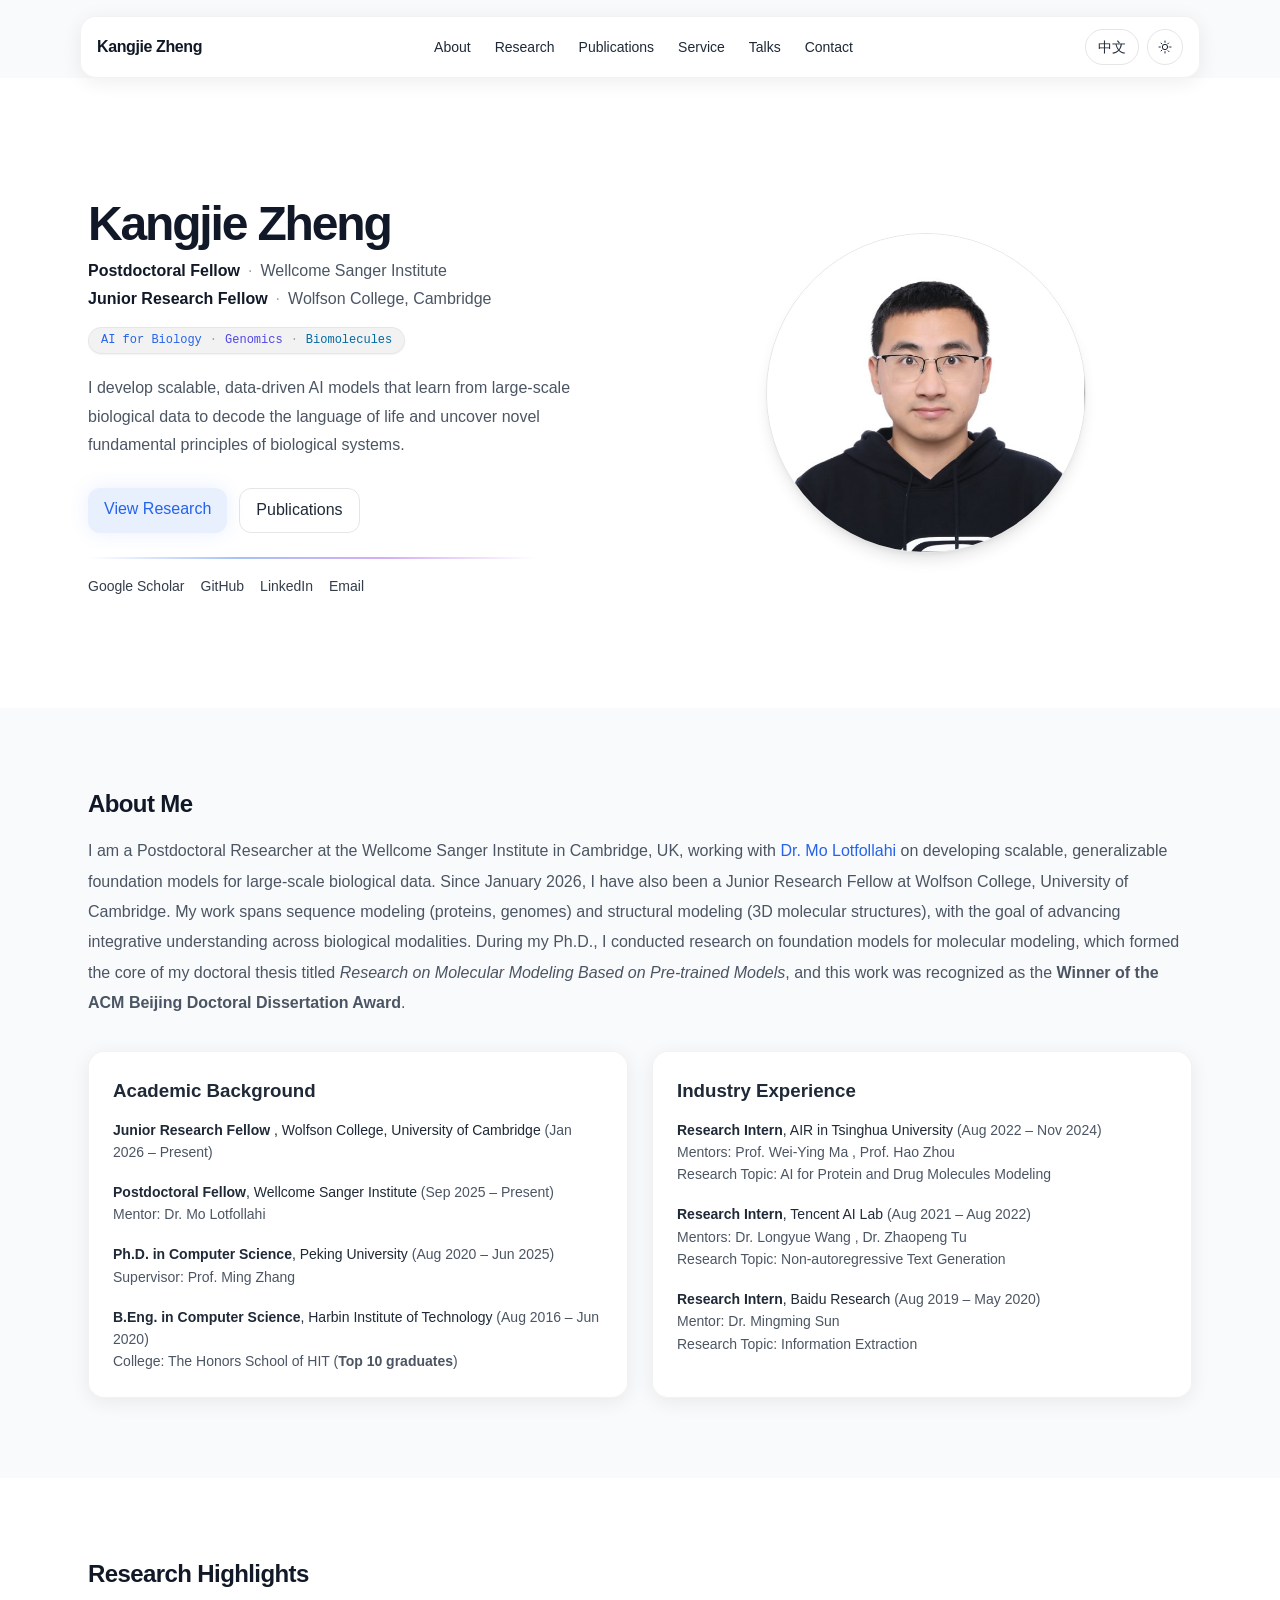
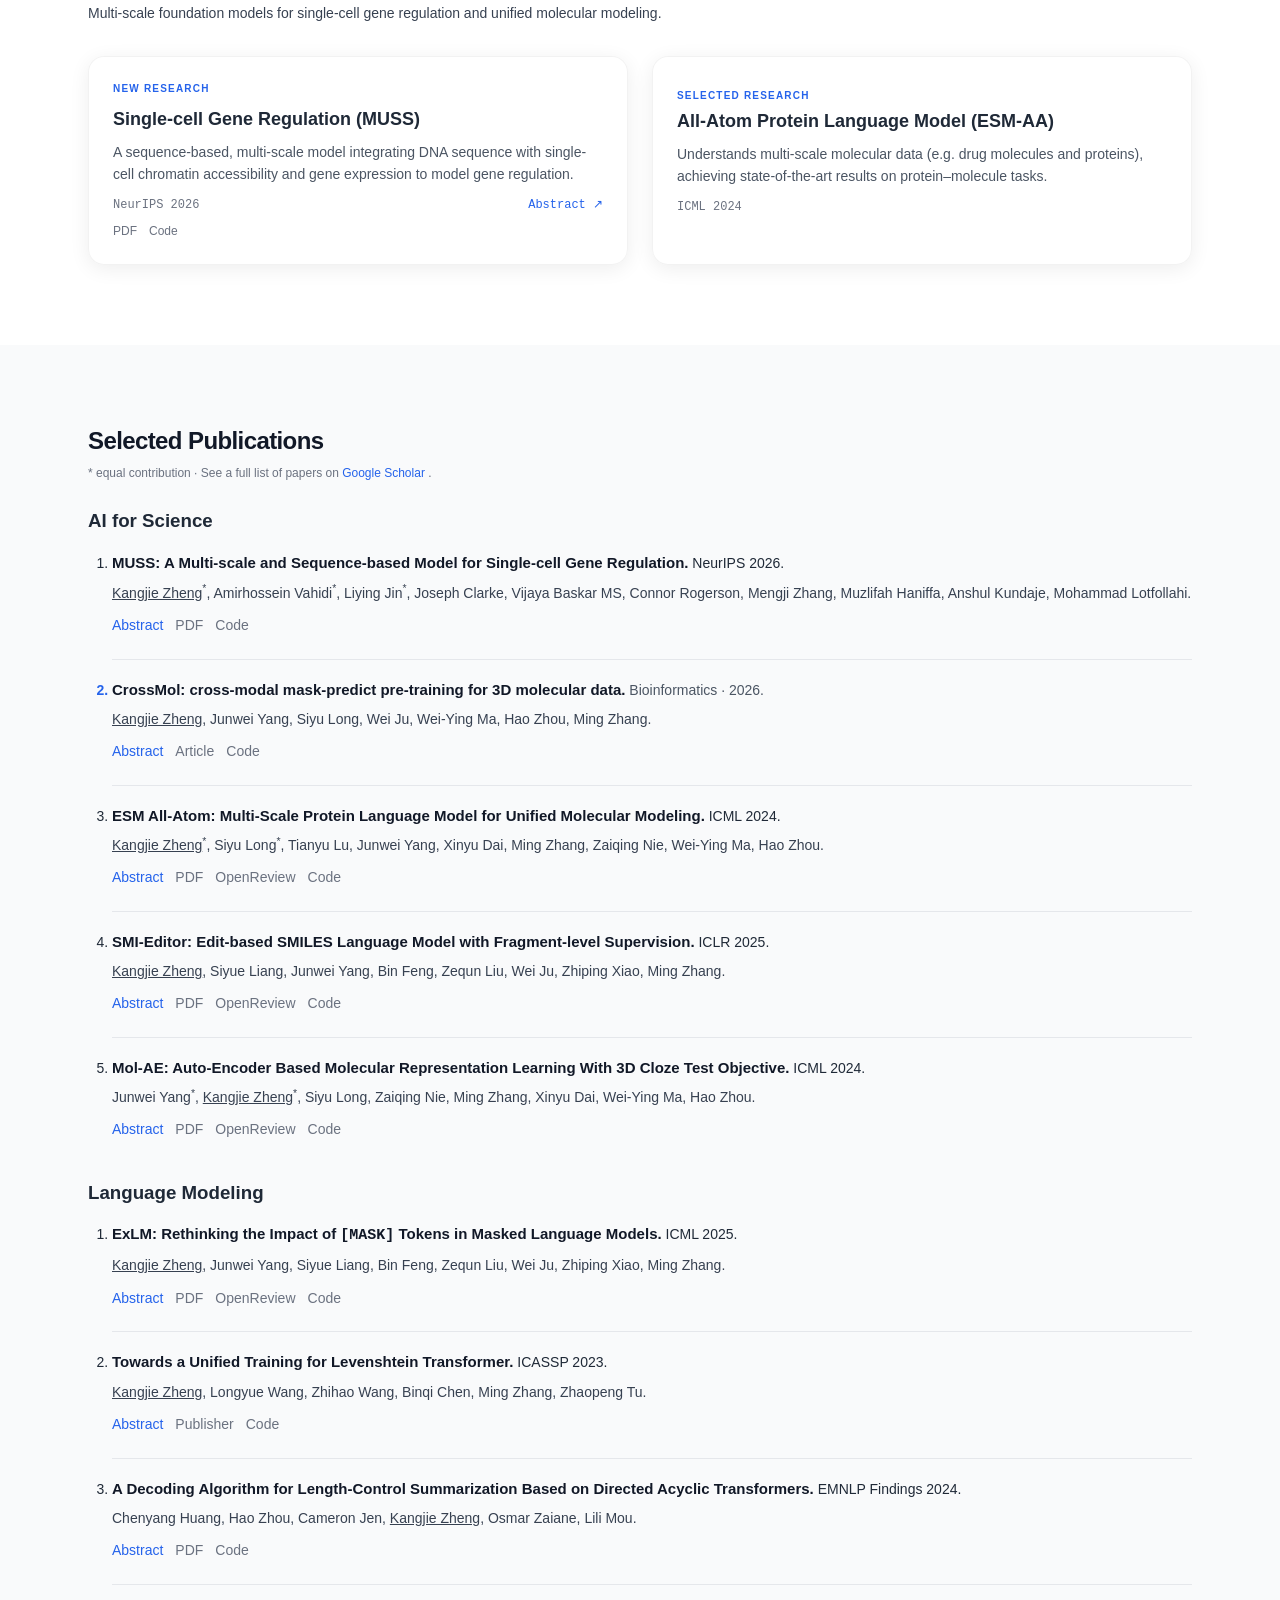
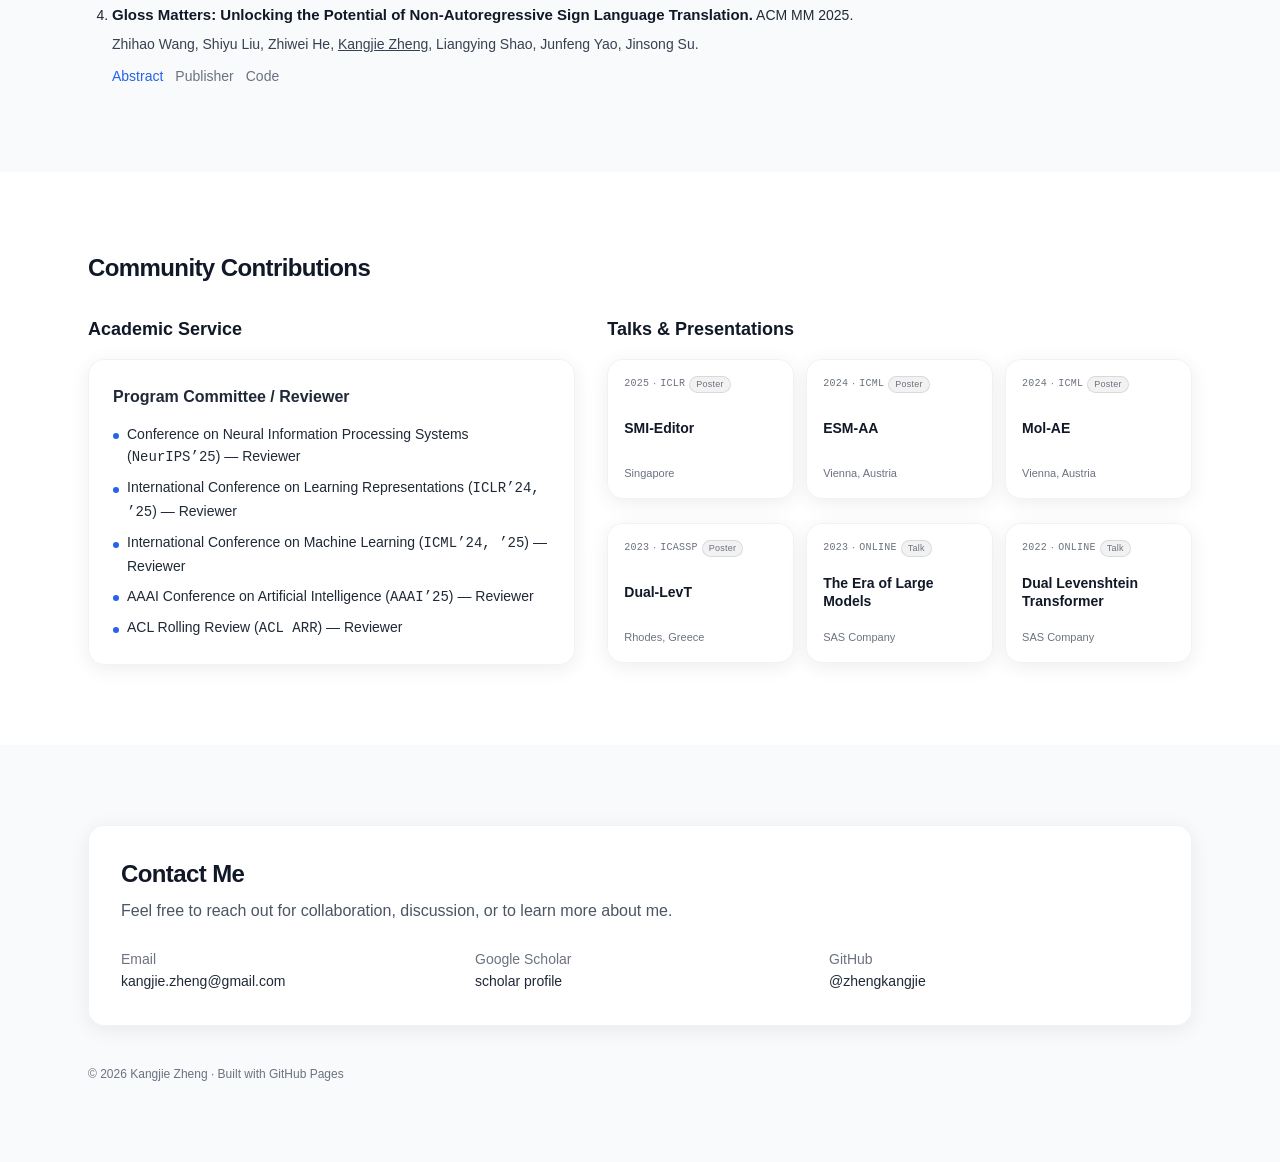
<file: index.html>
<!doctype html>
<html lang="en">
  <head>
  <meta charset="utf-8" />
  <meta name="viewport" content="width=device-width, initial-scale=1" />
  <title>Kangjie Zheng's Homepage</title>
  <meta name="description" content="AI for Biology · Genomics · Biomolecules" />
  <meta name="theme-color" content="#f9fafb" />
  <script>
  (function () {
  try {
  const saved = localStorage.getItem('theme');
  const prefersDark = window.matchMedia('(prefers-color-scheme: dark)').matches;
  const useDark = saved ? (saved === 'dark') : prefersDark;
  const root = document.documentElement;
  root.classList.toggle('dark', useDark);
  const meta = document.querySelector('meta[name="theme-color"]');
  if (meta) meta.setAttribute('content', useDark ? '#0b1020' : '#f9fafb');
  } catch (e) {}
  })();
  </script>
  <link rel="preconnect" href="https://fonts.gstatic.com" crossorigin />
  <link rel="alternate" hreflang="zh-CN" href="./zh/index.html" />
  <link rel="stylesheet" href="./assets/site.css" />
  <script src="./assets/site.js" defer></script>
  </head>
  <body class="grid-bg bg-bg text-gray-800 selection:bg-blue-200 selection:text-gray-900">
  <a class="skip-link" href="#top">Skip to content</a>
  <header class="sticky top-0 z-40">
  <div class="mx-auto max-w-6xl px-4">
  <nav class="site-nav mt-4 glass rounded-2xl border border-black/5 shadow-card" aria-label="Main navigation">
  <div class="nav-bar flex items-center justify-between px-4 py-3">
  <a href="#top" class="font-extrabold tracking-tight text-gray-900">Kangjie Zheng</a>
  <div class="section-nav flex gap-6 text-sm">
  <a href="#about" class="hover:text-accent">About</a>
  <a href="#research" class="hover:text-accent">Research</a>
  <a href="#pubs" class="hover:text-accent">Publications</a>
  <a href="#service" class="hover:text-accent">Service</a>
  <a href="#talks" class="hover:text-accent">Talks</a>
  <a href="#contact" class="hover:text-accent">Contact</a>
  </div>
  <div class="flex items-center gap-2">
  <a
  href="./zh/index.html"
  lang="zh-CN"
  hreflang="zh-CN"
  class="inline-flex items-center rounded-full border border-black/10 px-2.5 py-1 text-xs sm:px-3 sm:py-1.5 sm:text-sm hover:border-accent/40 hover:text-accent"
  aria-label="Switch to Chinese page"
  >
  中文
  </a>
  <button
  id="theme-toggle"
  class="relative h-8 w-8 rounded-full border border-black/10 p-1.5 hover:border-accent/40 focus:outline-none focus:ring-2 focus:ring-accent/30"
  aria-label="Toggle dark mode" title="Toggle dark mode" aria-pressed="false"
  >
  <span class="sr-only">Toggle theme</span>
  <svg id="icon-sun" xmlns="http://www.w3.org/2000/svg" class="icon h-4 w-4" fill="none"
  viewBox="0 0 24 24" stroke="currentColor" stroke-width="1.5">
  <path stroke-linecap="round" stroke-linejoin="round"
  d="M12 3v2m0 14v2m9-9h-2M5 12H3m14.95 6.95-1.414-1.414M7.464 7.464 6.05 6.05m11.314 0-1.414 1.414M7.464 16.536 6.05 17.95M16 12a4 4 0 1 1-8 0 4 4 0 0 1 8 0z"/>
  </svg>
  <svg id="icon-moon" xmlns="http://www.w3.org/2000/svg" class="icon h-4 w-4" viewBox="0 0 24 24" fill="currentColor">
  <path d="M21 12.79A9 9 0 1 1 11.21 3a7 7 0 1 0 9.79 9.79z"/>
  </svg>
  </button>
  </div>
  </div>
  </nav>
  </div>
  </header>
  <section id="top" class="relative min-h-[70vh] flex items-center bg-white">
  <div class="mx-auto max-w-6xl px-6 pt-10 pb-12 md:pb-0">
  <div class="grid md:grid-cols-2 gap-10 items-center">
  <div class="order-1 md:order-2 flex justify-center">
  <img src="./zkj_photo.jpg" alt="Kangjie Zheng Photo" width="320" height="320" decoding="async" fetchpriority="high" class="rounded-full aspect-square object-cover shadow-lg max-w-xs border border-black/10" />
  </div>
  <div class="order-2 md:order-1">
  <h1 class="mt-2 text-3xl md:text-5xl font-extrabold leading-tight text-gray-900">
  <span class="relative group inline-block focus:outline-none" tabindex="0">
  Kangjie Zheng
  <span
  class="pointer-events-none absolute bottom-full left-1/2 -translate-x-1/2 mb-2
  opacity-0 scale-95 transition
  group-hover:opacity-100 group-hover:scale-100
  group-focus-visible:opacity-100 group-focus-visible:scale-100 z-20">
  <span class="block rounded-lg bg-black/80 text-white text-xs px-3 py-1 shadow-lg whitespace-nowrap">
  Pronounced <span class="mono">/kahng-dʒyeh dʒeng/</span>
  </span>
  <span class="absolute left-1/2 top-full -translate-x-1/2 w-2 h-2 bg-black/80 rotate-45"></span>
  </span>
  </span>
  </h1>
  <div class="mt-2 space-y-1">

  <div class="mt-1 flex flex-wrap items-center gap-x-2 gap-y-1 text-sm md:text-base text-gray-600">
  <span class="font-semibold text-gray-900">Postdoctoral Fellow</span>
  <span class="text-gray-400">·</span>
  <span>Wellcome Sanger Institute</span>
  </div>
  </div>

  <div class="mt-1 flex flex-wrap items-center gap-x-2 gap-y-1 text-sm md:text-base text-gray-600">
  <span class="font-semibold text-gray-900">Junior Research Fellow</span>
  <span class="text-gray-400">·</span>
  <span>Wolfson College, Cambridge</span>
  </div>
  <div class="mt-4 inline-flex items-center gap-2 rounded-full border border-black/5 bg-black/5 px-3 py-1 text-xs shadow-sm whitespace-nowrap overflow-x-auto no-scrollbar max-w-full">
  <span class="mono text-accent">AI for Biology</span>
  <span class="mono text-gray-400">·</span>
  <span class="mono text-indigo-600">Genomics</span>
  <span class="mono text-gray-400">·</span>
  <span class="mono text-sky-700">Biomolecules</span>
  </div>
  <p class="mt-5 text-gray-600">
  I develop scalable, data-driven AI models that learn from large-scale biological data to decode the language of life and uncover novel fundamental principles of biological systems.
  </p>
  <div class="mt-7 flex flex-wrap gap-3">
  <a href="#research" class="rounded-xl bg-accent/10 px-4 py-2 text-accent shadow-glow hover:bg-accent/20">View Research</a>
  <a href="#pubs" class="rounded-xl border border-black/10 px-4 py-2 hover:border-accent/40">Publications</a>
  </div>
  <div class="mt-6 h-1 ux-underline w-full sm:w-80 md:w-96 lg:w-[28rem]"></div>
  <div class="mt-4 flex gap-4 text-sm opacity-90">
  <a class="hover:text-accent" href="https://scholar.google.com/citations?hl=en&user=n8kbAwQAAAAJ" target="_blank" rel="noopener">Google Scholar</a>
  <a class="hover:text-accent" href="https://github.com/zhengkangjie" target="_blank" rel="noopener">GitHub</a>
  <a class="hover:text-accent" href="https://www.linkedin.com/in/kangjie-zheng-274990192/" target="_blank" rel="noopener">LinkedIn</a>
  <a class="hover:text-accent" href="mailto:kangjie.zheng@gmail.com">Email</a>
  </div>
  </div>
  </div>
  </div>
  </section>
  <section id="about" class="py-20 bg-gray-50">
  <div class="mx-auto max-w-6xl px-6">
  <h2 class="text-2xl font-bold tracking-tight text-gray-900">About Me</h2>
  <p class="mt-4 text-gray-600">
  I am a Postdoctoral Researcher at the Wellcome Sanger Institute in Cambridge, UK, working with
  <a href="https://lotfollahi.com/" target="_blank" rel="noopener" class="text-accent hover:underline">Dr. Mo Lotfollahi</a>
  on developing scalable, generalizable foundation models for large-scale biological data. Since January 2026, I have also been a Junior Research Fellow at Wolfson College, University of Cambridge.
  My work spans sequence modeling (proteins, genomes) and structural modeling (3D molecular structures), with the goal of advancing integrative understanding across biological modalities.
  During my Ph.D., I conducted research on foundation models for molecular modeling, which formed the core of my doctoral thesis titled <em>Research on Molecular Modeling Based on Pre-trained Models</em>, and this work was recognized as the <strong>Winner of the ACM Beijing Doctoral Dissertation Award</strong>.
  </p>
  <div class="mt-8 grid md:grid-cols-2 gap-6">
  <div class="card rounded-2xl border border-black/5 glass p-6 shadow-card">
  <h3 class="font-semibold">Academic Background</h3>
  <ul class="mt-3 space-y-2 text-sm">
  <li>
  <strong><a href="https://www.wolfson.cam.ac.uk/people/dr-kangjie-zheng" target="_blank" rel="noopener" class="hover:text-accent">
  Junior Research Fellow
  </a></strong>, Wolfson College, University of Cambridge
  <span class="text-gray-600">(Jan 2026 – Present)</span>
  </li>
  <li>
  <strong>Postdoctoral Fellow</strong>, Wellcome Sanger Institute
  <span class="text-gray-600">(Sep 2025 – Present)</span>
  <div class="text-gray-600">Mentor: <a href="https://lotfollahi.com/" target="_blank" rel="noopener" class="hover:text-accent">
  Dr. Mo Lotfollahi
  </a>
  </div>
  </li>
  <li>
  <strong>Ph.D. in Computer Science</strong>, Peking University
  <span class="text-gray-600">(Aug 2020 – Jun 2025)</span>
  <div class="text-gray-600">
  Supervisor:
  <a href="https://cs.pku.edu.cn/info/1238/2063.htm" target="_blank" rel="noopener" class="hover:text-accent">
  Prof. Ming Zhang
  </a>
  </div>
  </li>
  <li>
  <strong>B.Eng. in Computer Science</strong>, Harbin Institute of Technology
  <span class="text-gray-600">(Aug 2016 – Jun 2020)</span>
  <div class="text-gray-600">
  College: The Honors School of HIT (<strong>Top 10 graduates</strong>)
  </div>
  </li>
  </ul>
  </div>
  <div class="card rounded-2xl border border-black/5 glass p-6 shadow-card">
  <h3 class="font-semibold">Industry Experience</h3>
  <ul class="mt-3 space-y-2 text-sm">
  <li>
  <strong>Research Intern</strong>, AIR in Tsinghua University
  <span class="text-gray-600">(Aug 2022 – Nov 2024)</span>
  <div class="text-gray-600">
  Mentors:
  <a href="https://air.tsinghua.edu.cn/en/info/1046/1189.htm" target="_blank" rel="noopener" class="hover:text-accent">
  Prof. Wei-Ying Ma
  </a>,
  <a href="https://zhouh.github.io/" target="_blank" rel="noopener" class="hover:text-accent">
  Prof. Hao Zhou
  </a>
  </div>
  <div class="text-gray-600">
  Research Topic: AI for Protein and Drug Molecules Modeling
  </div>
  </li>
  <li>
  <strong>Research Intern</strong>, Tencent AI Lab
  <span class="text-gray-600">(Aug 2021 – Aug 2022)</span>
  <div class="text-gray-600">
  Mentors:
  <a href="https://longyuewang.com/" target="_blank" rel="noopener" class="hover:text-accent">
  Dr. Longyue Wang
  </a>,
  <a href="https://tuzhaopeng.github.io/" target="_blank" rel="noopener" class="hover:text-accent">
  Dr. Zhaopeng Tu
  </a>
  </div>
  <div class="text-gray-600">
  Research Topic: Non-autoregressive Text Generation
  </div>
  </li>
  <li>
  <strong>Research Intern</strong>, Baidu Research
  <span class="text-gray-600">(Aug 2019 – May 2020)</span>
  <div class="text-gray-600">
  Mentor:
  <a href="https://www.bimsa.cn/detail/MingmingSun.html" target="_blank" rel="noopener" class="hover:text-accent">
  Dr. Mingming Sun
  </a>
  <div class="text-gray-600">
  Research Topic: Information Extraction
  </div>
  </div>
  </li>
  </ul>
  </div>
  </div>
  </div>
  </section>
  <section id="research" class="py-20 bg-white">
  <div class="mx-auto max-w-6xl px-6">
  <h2 class="text-2xl font-bold tracking-tight text-gray-900">Research Highlights</h2>
  <p class="mt-3 text-sm text-gray-700">Multi-scale foundation models for single-cell gene regulation and unified molecular modeling.</p>
  <div class="mt-8 grid md:grid-cols-2 gap-6">
  <article class="research-highlight card block rounded-2xl border border-black/5 glass p-6 shadow-card">
  <span class="highlight-topline">NEW RESEARCH</span>
  <h3 class="text-lg font-semibold">Single-cell Gene Regulation (MUSS)</h3>
  <p class="mt-2 text-sm text-gray-600">A sequence-based, multi-scale model integrating DNA sequence with single-cell chromatin accessibility and gene expression to model gene regulation.</p>
  <div class="mt-3 text-xs mono text-gray-500">NeurIPS 2026 <button type="button" class="highlight-action hover:underline" data-dialog="muss-dialog" aria-haspopup="dialog" aria-controls="muss-dialog">Abstract ↗</button></div>
  <p class="mt-2 text-xs flex flex-wrap gap-3"><a class="text-gray-500 hover:text-accent" href="https://arxiv.org/pdf/2611.08086" target="_blank" rel="noopener">PDF</a><a class="text-gray-500 hover:text-accent" href="https://github.com/Lotfollahi-lab/MUSS_neurips26" target="_blank" rel="noopener">Code</a></p>
  </article>
  <a
  href="https://openreview.net/forum?id=283cGgWfM2"
  target="_blank"
  rel="noopener"
  class="card block rounded-2xl border border-black/5 glass p-6 shadow-card no-underline focus:outline-none focus:ring-2 focus:ring-accent/30 hover:border-accent/40"
  aria-label="Open ESM-AA on OpenReview"
  >
  <span class="highlight-topline">SELECTED RESEARCH</span>
  <h3 class="text-lg font-semibold clamp-2">All-Atom Protein Language Model (ESM-AA)</h3>
  <p class="mt-2 text-sm text-gray-600">
  Understands multi-scale molecular data (e.g. drug molecules and proteins), achieving state-of-the-art results on protein–molecule tasks.
  </p>
  <div class="mt-3 text-xs mono text-gray-500">ICML 2024</div>
  </a>
  </div>
  </div>
  </section>
  <section id="pubs" class="py-20 bg-gray-50">
  <div class="mx-auto max-w-6xl px-6">
  <h2 class="text-2xl font-bold tracking-tight text-gray-900">Selected Publications</h2>
  <div class="mt-2 text-xs text-gray-500">
  * equal contribution · See a full list of papers on
  <a class="text-accent hover:underline"
  href="https://scholar.google.com/citations?hl=en&user=n8kbAwQAAAAJ"
  target="_blank" rel="noopener noreferrer">
  Google Scholar
  </a>.
  </div>
  <h3 class="mt-6 font-semibold">AI for Science</h3>
  <ol class="mt-3 space-y-4 text-sm list-decimal pl-6 marker:text-gray-400">
  <li id="paper-muss">
  <span class="font-semibold">MUSS: A Multi-scale and Sequence-based Model for Single-cell Gene Regulation.</span> NeurIPS 2026.
  <div class="text-gray-700"><u>Kangjie Zheng</u><sup>*</sup>, Amirhossein Vahidi<sup>*</sup>, Liying Jin<sup>*</sup>, Joseph Clarke, Vijaya Baskar MS, Connor Rogerson, Mengji Zhang, Muzlifah Haniffa, Anshul Kundaje, Mohammad Lotfollahi.</div>
  <div class="mt-1"><button type="button" class="abstract-link text-accent hover:underline" data-dialog="muss-dialog" aria-haspopup="dialog" aria-controls="muss-dialog" aria-label="Abstract: MUSS: A Multi-scale and Sequence-based Model for Single-cell Gene Regulation">Abstract</button><a class="text-gray-500 hover:text-accent" href="https://arxiv.org/pdf/2611.08086" target="_blank" rel="noopener">PDF</a><a class="text-gray-500 hover:text-accent" href="https://github.com/Lotfollahi-lab/MUSS_neurips26" target="_blank" rel="noopener">Code</a></div>
  </li>
  <li id="paper-crossmol" class="new-publication">
  <span class="font-semibold">CrossMol: cross-modal mask-predict pre-training for 3D molecular data.</span> <span class="publication-venue">Bioinformatics · 2026.</span>
  <div class="text-gray-700"><u>Kangjie Zheng</u>, Junwei Yang, Siyu Long, Wei Ju, Wei-Ying Ma, Hao Zhou, Ming Zhang.</div>
  <div class="mt-1"><button type="button" class="abstract-link text-accent hover:underline" data-dialog="crossmol-dialog" aria-haspopup="dialog" aria-controls="crossmol-dialog" aria-label="Abstract: CrossMol: cross-modal mask-predict pre-training for 3D molecular data">Abstract</button><a class="text-gray-500 hover:text-accent" href="https://academic.oup.com/bioinformatics/advance-article/doi/10.1093/bioinformatics/btag702/8832240" target="_blank" rel="noopener">Article</a><a class="text-gray-500 hover:text-accent" href="https://github.com/zhengkangjie/crossmol" target="_blank" rel="noopener">Code</a></div>
  </li>

  <li id="paper-esm-aa">
  <span class="font-semibold">ESM All-Atom: Multi-Scale Protein Language Model for Unified Molecular Modeling.</span> ICML 2024.
  <div class="text-gray-700"><u>Kangjie Zheng</u><sup>*</sup>, Siyu Long<sup>*</sup>, Tianyu Lu, Junwei Yang, Xinyu Dai, Ming Zhang, Zaiqing Nie, Wei-Ying Ma, Hao Zhou.</div>
  <div class="mt-1"><button type="button" class="abstract-link text-accent hover:underline" data-dialog="esm-aa-dialog" aria-haspopup="dialog" aria-controls="esm-aa-dialog" aria-label="Abstract: ESM All-Atom: Multi-Scale Protein Language Model for Unified Molecular Modeling">Abstract</button><a class="text-gray-500 hover:text-accent" href="https://openreview.net/pdf?id=283cGgWfM2" target="_blank" rel="noopener">PDF</a><a class="text-gray-500 hover:text-accent" href="https://openreview.net/forum?id=283cGgWfM2" target="_blank" rel="noopener">OpenReview</a><a class="text-gray-500 hover:text-accent" href="https://github.com/zhengkangjie/ESM-AA" target="_blank" rel="noopener">Code</a></div>
  </li>
  <li id="paper-smi-editor">
  <span class="font-semibold">SMI-Editor: Edit-based SMILES Language Model with Fragment-level Supervision.</span> ICLR 2025.
  <div class="text-gray-700"><u>Kangjie Zheng</u>, Siyue Liang, Junwei Yang, Bin Feng, Zequn Liu, Wei Ju, Zhiping Xiao, Ming Zhang.</div>
  <div class="mt-1"><button type="button" class="abstract-link text-accent hover:underline" data-dialog="smi-editor-dialog" aria-haspopup="dialog" aria-controls="smi-editor-dialog" aria-label="Abstract: SMI-Editor: Edit-based SMILES Language Model with Fragment-level Supervision">Abstract</button><a class="text-gray-500 hover:text-accent" href="https://openreview.net/pdf?id=M29nUGozPa" target="_blank" rel="noopener">PDF</a><a class="text-gray-500 hover:text-accent" href="https://openreview.net/forum?id=M29nUGozPa" target="_blank" rel="noopener">OpenReview</a><a class="text-gray-500 hover:text-accent" href="https://github.com/zhengkangjie/smi-editor" target="_blank" rel="noopener">Code</a></div>
  </li>
  <li id="paper-mol-ae">
  <span class="font-semibold">Mol-AE: Auto-Encoder Based Molecular Representation Learning With 3D Cloze Test Objective.</span> ICML 2024.
  <div class="text-gray-700">Junwei Yang<sup>*</sup>, <u>Kangjie Zheng</u><sup>*</sup>, Siyu Long, Zaiqing Nie, Ming Zhang, Xinyu Dai, Wei-Ying Ma, Hao Zhou.</div>
  <div class="mt-1"><button type="button" class="abstract-link text-accent hover:underline" data-dialog="mol-ae-dialog" aria-haspopup="dialog" aria-controls="mol-ae-dialog" aria-label="Abstract: Mol-AE: Auto-Encoder Based Molecular Representation Learning With 3D Cloze Test Objective">Abstract</button><a class="text-gray-500 hover:text-accent" href="https://openreview.net/pdf?id=inEuvSg0y1" target="_blank" rel="noopener">PDF</a><a class="text-gray-500 hover:text-accent" href="https://openreview.net/forum?id=inEuvSg0y1" target="_blank" rel="noopener">OpenReview</a><a class="text-gray-500 hover:text-accent" href="https://github.com/yjwtheonly/MolAE" target="_blank" rel="noopener">Code</a></div>
  </li>
  </ol>
  <h3 class="mt-8 font-semibold">Language Modeling</h3>
  <ol class="mt-3 space-y-4 text-sm list-decimal pl-6 marker:text-gray-400">
  <li id="paper-exlm">
  <span class="font-semibold">ExLM: Rethinking the Impact of <code>[MASK]</code> Tokens in Masked Language Models.</span> ICML 2025.
  <div class="text-gray-700"><u>Kangjie Zheng</u>, Junwei Yang, Siyue Liang, Bin Feng, Zequn Liu, Wei Ju, Zhiping Xiao, Ming Zhang.</div>
  <div class="mt-1"><button type="button" class="abstract-link text-accent hover:underline" data-dialog="exlm-dialog" aria-haspopup="dialog" aria-controls="exlm-dialog" aria-label="Abstract: ExLM: Rethinking the Impact of [MASK] Tokens in Masked Language Models">Abstract</button><a class="text-gray-500 hover:text-accent" href="https://arxiv.org/pdf/2501.13397.pdf" target="_blank" rel="noopener">PDF</a><a class="text-gray-500 hover:text-accent" href="https://openreview.net/forum?id=IYOPfJwduh" target="_blank" rel="noopener">OpenReview</a><a class="text-gray-500 hover:text-accent" href="https://github.com/zhengkangjie/ExLM" target="_blank" rel="noopener">Code</a></div>
  </li>
  <li id="paper-dual-levt">
  <span class="font-semibold">Towards a Unified Training for Levenshtein Transformer.</span> ICASSP 2023.
  <div class="text-gray-700"><u>Kangjie Zheng</u>, Longyue Wang, Zhihao Wang, Binqi Chen, Ming Zhang, Zhaopeng Tu.</div>
  <div class="mt-1"><button type="button" class="abstract-link text-accent hover:underline" data-dialog="dual-levt-dialog" aria-haspopup="dialog" aria-controls="dual-levt-dialog" aria-label="Abstract: Towards a Unified Training for Levenshtein Transformer">Abstract</button><a class="text-gray-500 hover:text-accent" href="https://ieeexplore.ieee.org/abstract/document/10094646" target="_blank" rel="noopener">Publisher</a><a class="text-gray-500 hover:text-accent" href="https://github.com/zhengkangjie/fairseq-dual-loss" target="_blank" rel="noopener">Code</a></div>
  </li>
  <li id="paper-dat-lenc">
  <span class="font-semibold">A Decoding Algorithm for Length-Control Summarization Based on Directed Acyclic Transformers.</span> EMNLP Findings 2024.
  <div class="text-gray-700">Chenyang Huang, Hao Zhou, Cameron Jen, <u>Kangjie Zheng</u>, Osmar Zaiane, Lili Mou.</div>
  <div class="mt-1"><button type="button" class="abstract-link text-accent hover:underline" data-dialog="dat-lenc-dialog" aria-haspopup="dialog" aria-controls="dat-lenc-dialog" aria-label="Abstract: A Decoding Algorithm for Length-Control Summarization Based on Directed Acyclic Transformers">Abstract</button><a class="text-gray-500 hover:text-accent" href="https://aclanthology.org/2024.findings-emnlp.677.pdf" target="_blank" rel="noopener">PDF</a><a class="text-gray-500 hover:text-accent" href="https://github.com/MANGA-UOFA/DAT-LenC" target="_blank" rel="noopener">Code</a></div>
  </li>
  <li id="paper-glevt">
  <span class="font-semibold">Gloss Matters: Unlocking the Potential of Non-Autoregressive Sign Language Translation.</span> ACM MM 2025.
  <div class="text-gray-700">Zhihao Wang, Shiyu Liu, Zhiwei He, <u>Kangjie Zheng</u>, Liangying Shao, Junfeng Yao, Jinsong Su.</div>
  <div class="mt-1"><button type="button" class="abstract-link text-accent hover:underline" data-dialog="glevt-dialog" aria-haspopup="dialog" aria-controls="glevt-dialog" aria-label="Abstract: Gloss Matters: Unlocking the Potential of Non-Autoregressive Sign Language Translation">Abstract</button><a class="text-gray-500 hover:text-accent" href="https://dl.acm.org/doi/abs/10.1145/3746027.3755319" target="_blank" rel="noopener">Publisher</a><a class="text-gray-500 hover:text-accent" href="https://github.com/XMUDeepLIT/GLevT" target="_blank" rel="noopener">Code</a></div>
  </li>
  </ol>
  </div>
  </section>

  <section id="contrib" class="py-20 bg-white">
  <div class="mx-auto max-w-6xl px-6">
  <h2 class="text-2xl font-bold tracking-tight text-gray-900">Community Contributions</h2>
  <div class="mt-8 grid md:grid-cols-2 gap-8 items-start">
  <div>
  <div id="service" class="anchor-offset"></div>
  <h3 class="text-lg font-semibold text-gray-900">Academic Service</h3>
  <div class="mt-4 card rounded-2xl border border-black/5 glass p-6 shadow-card">
  <h4 class="font-semibold">Program Committee / Reviewer</h4>
  <ul class="mt-3 space-y-2 text-sm">
  <li class="flex items-start gap-2"><span class="mt-1 inline-block h-1.5 w-1.5 rounded-full bg-accent"></span>
  <span>Conference on Neural Information Processing Systems (<span class="mono">NeurIPS’25</span>) — Reviewer</span>
  </li>
  <li class="flex items-start gap-2"><span class="mt-1 inline-block h-1.5 w-1.5 rounded-full bg-accent"></span>
  <span>International Conference on Learning Representations (<span class="mono">ICLR’24, ’25</span>) — Reviewer</span>
  </li>
  <li class="flex items-start gap-2"><span class="mt-1 inline-block h-1.5 w-1.5 rounded-full bg-accent"></span>
  <span>International Conference on Machine Learning (<span class="mono">ICML’24, ’25</span>) — Reviewer</span>
  </li>
  <li class="flex items-start gap-2"><span class="mt-1 inline-block h-1.5 w-1.5 rounded-full bg-accent"></span>
  <span>AAAI Conference on Artificial Intelligence (<span class="mono">AAAI’25</span>) — Reviewer</span>
  </li>
  <li class="flex items-start gap-2"><span class="mt-1 inline-block h-1.5 w-1.5 rounded-full bg-accent"></span>
  <span>ACL Rolling Review (<span class="mono">ACL ARR</span>) — Reviewer</span>
  </li>
  </ul>
  </div>
  </div>
  <div>
  <div id="talks" class="anchor-offset"></div>
  <h3 class="text-lg font-semibold text-gray-900">Talks &amp; Presentations</h3>
  <div class="mt-4 grid md:grid-cols-1 gap-6 text-sm">
  <div class="grid sm:grid-cols-3 gap-6">
  <a
  href="https://iclr.cc/virtual/2025/poster/29960"
  target="_blank" rel="noopener"
  class="card block rounded-2xl border border-black/5 glass p-4 shadow-card no-underline hover:border-accent/40 focus:outline-none focus:ring-2 focus:ring-accent/30 min-h-[8rem] flex flex-col justify-between"
  aria-label="SMI-Editor at ICLR 2025"
  >
  <div class="flex items-center gap-2 text-[10px] uppercase tracking-wide text-gray-500">
  <span class="mono">2025</span><span>·</span><span class="mono">ICLR</span>
  <span class="inline-flex items-center rounded-full border border-black/10 bg-black/5 px-1.5 py-[1px] text-[9px] leading-4 normal-case">Poster</span>
  </div>
  <div class="mt-0.5 font-semibold leading-tight text-gray-900 clamp-2">SMI-Editor</div>
  <div class="mt-1 text-[11px] text-gray-500">Singapore</div>
  </a>
  <a
  href="https://icml.cc/virtual/2024/poster/35119"
  target="_blank" rel="noopener"
  class="card block rounded-2xl border border-black/5 glass p-4 shadow-card no-underline hover:border-accent/40 focus:outline-none focus:ring-2 focus:ring-accent/30 min-h-[8rem] flex flex-col justify-between"
  aria-label="ESM All-Atom at ICML 2024"
  >
  <div class="flex items-center gap-2 text-[10px] uppercase tracking-wide text-gray-500">
  <span class="mono">2024</span><span>·</span><span class="mono">ICML</span>
  <span class="inline-flex items-center rounded-full border border-black/10 bg-black/5 px-1.5 py-[1px] text-[9px] leading-4 normal-case">Poster</span>
  </div>
  <div class="mt-0.5 font-semibold leading-tight text-gray-900 clamp-2">ESM-AA</div>
  <div class="mt-1 text-[11px] text-gray-500">Vienna, Austria</div>
  </a>
  <a
  href="https://icml.cc/virtual/2024/poster/33340"
  target="_blank" rel="noopener"
  class="card block rounded-2xl border border-black/5 glass p-4 shadow-card no-underline hover:border-accent/40 focus:outline-none focus:ring-2 focus:ring-accent/30 min-h-[8rem] flex flex-col justify-between"
  aria-label="Mol-AE at ICML 2024"
  >
  <div class="flex items-center gap-2 text-[10px] uppercase tracking-wide text-gray-500">
  <span class="mono">2024</span><span>·</span><span class="mono">ICML</span>
  <span class="inline-flex items-center rounded-full border border-black/10 bg-black/5 px-1.5 py-[1px] text-[9px] leading-4 normal-case">Poster</span>
  </div>
  <div class="mt-0.5 font-semibold leading-tight text-gray-900 clamp-2">Mol-AE</div>
  <div class="mt-1 text-[11px] text-gray-500">Vienna, Austria</div>
  </a>
  </div>
  </div>
  <div class="sm:hidden my-8 subtle-divider"></div>
  <div id="more-talks" class="mt-6 grid sm:grid-cols-3 gap-6 text-sm">
  <a
  href="https://drive.google.com/file/d/1IflTt-KYD1Wb9HyLfFBHmAqxqeIx_ni9/view?usp=sharing"
  target="_blank" rel="noopener"
  class="card block rounded-2xl border border-black/5 glass p-4 shadow-card no-underline hover:border-accent/40 focus:outline-none focus:ring-2 focus:ring-accent/30 min-h-[8rem] flex flex-col justify-between"
  aria-label="DualLevT at ICASSP 2023"
  >
  <div class="flex items-center gap-2 text-[10px] uppercase tracking-wide text-gray-500">
  <span class="mono">2023</span><span>·</span><span class="mono">ICASSP</span>
  <span class="inline-flex items-center rounded-full border border-black/10 bg-black/5 px-1.5 py-[1px] text-[9px] leading-4 normal-case">Poster</span>
  </div>
  <div class="mt-0.5 font-semibold leading-tight text-gray-900 clamp-2">Dual-LevT</div>
  <div class="mt-1 text-[11px] text-gray-500">Rhodes, Greece</div>
  </a>
  <a
  href="https://docs.google.com/presentation/d/1NOSPeVTzzrIupmpBeRmCg7yPhLmlkYuNuRQW8MZir7s/edit?usp=sharing"
  target="_blank" rel="noopener"
  class="card block rounded-2xl border border-black/5 glass p-4 shadow-card no-underline hover:border-accent/40 focus:outline-none focus:ring-2 focus:ring-accent/30 min-h-[8rem] flex flex-col justify-between"
  aria-label="Invited Talk at SAS: Large Models"
  >
  <div class="flex items-center gap-2 text-[10px] uppercase tracking-wide text-gray-500">
  <span class="mono">2023</span><span>·</span><span class="mono">Online</span>
  <span class="inline-flex items-center rounded-full border border-black/10 bg-black/5 px-1.5 py-[1px] text-[9px] leading-4 normal-case">Talk</span>
  </div>
  <div class="mt-0.5 font-semibold leading-tight text-gray-900 clamp-2">The Era of Large Models</div>
  <div class="mt-1 text-[11px] text-gray-500">SAS Company</div>
  </a>
  <a
  href="https://docs.google.com/presentation/d/1Lf5yCA881qYJgmSGiLYXZRqfGE3gWz_uj9n4O_AbaY8/edit?usp=sharing"
  target="_blank" rel="noopener"
  class="card block rounded-2xl border border-black/5 glass p-4 shadow-card no-underline hover:border-accent/40 focus:outline-none focus:ring-2 focus:ring-accent/30 min-h-[8rem] flex flex-col justify-between"
  aria-label="Invited Talk at SAS: Dual Levenshtein Transformer"
  >
  <div class="flex items-center gap-2 text-[10px] uppercase tracking-wide text-gray-500">
  <span class="mono">2022</span><span>·</span><span class="mono">Online</span>
  <span class="inline-flex items-center rounded-full border border-black/10 bg-black/5 px-1.5 py-[1px] text-[9px] leading-4 normal-case">Talk</span>
  </div>
  <div class="mt-0.5 font-semibold leading-tight text-gray-900 clamp-2">Dual Levenshtein Transformer</div>
  <div class="mt-1 text-[11px] text-gray-500">SAS Company</div>
  </a>
  </div>
  </div>

  </div>
  </div>
  </section>
  <section id="contact" class="py-20 bg-gray-50">
  <div class="mx-auto max-w-6xl px-6">
  <div class="rounded-2xl border border-black/5 glass p-8 shadow-card">
  <h2 class="text-2xl font-bold tracking-tight text-gray-900">Contact Me</h2>
  <p class="mt-2 text-gray-600">Feel free to reach out for collaboration, discussion, or to learn more about me.</p>
  <div class="mt-6 grid md:grid-cols-3 gap-6 text-sm">
  <div>
  <div class="text-gray-500">Email</div>
  <a class="hover:text-accent" href="mailto:kangjie.zheng@gmail.com">kangjie.zheng@gmail.com</a>
  </div>
  <div>
  <div class="text-gray-500">Google Scholar</div>
  <a class="hover:text-accent" href="https://scholar.google.com/citations?hl=en&user=n8kbAwQAAAAJ" target="_blank" rel="noopener">scholar profile</a>
  </div>
  <div>
  <div class="text-gray-500">GitHub</div>
  <a class="hover:text-accent" href="https://github.com/zhengkangjie" target="_blank" rel="noopener">@zhengkangjie</a>
  </div>
  </div>
  </div>
  <footer class="mt-10 text-xs text-gray-500">
  © <span id="year"></span> Kangjie Zheng · Built with GitHub Pages
  </footer>
  </div>
  </section>

  <dialog id="muss-dialog" class="paper-dialog" aria-labelledby="muss-dialog-title" aria-describedby="muss-dialog-meta">
  <div class="dialog-topline"><span>Abstract</span><button class="dialog-close" type="button" data-close-dialog aria-label="Close abstract" autofocus>×</button></div>
  <h2 id="muss-dialog-title">MUSS: A Multi-scale and Sequence-based Model for Single-cell Gene Regulation</h2>
  <p id="muss-dialog-meta" class="dialog-venue">NeurIPS 2026</p>
  <p class="dialog-authors"><u>Kangjie Zheng</u><sup>*</sup>, Amirhossein Vahidi<sup>*</sup>, Liying Jin<sup>*</sup>, Joseph Clarke, Vijaya Baskar MS, Connor Rogerson, Mengji Zhang, Muzlifah Haniffa, Anshul Kundaje, Mohammad Lotfollahi.</p>
  <p class="equal-note">* Equal contribution.</p>
  <div class="dialog-resources"><a class="" href="https://arxiv.org/pdf/2611.08086" target="_blank" rel="noopener">PDF</a><a class="" href="https://github.com/Lotfollahi-lab/MUSS_neurips26" target="_blank" rel="noopener">Code</a></div>
  <div class="dialog-abstract">
    <p lang="en">Modeling gene regulation in single cells requires jointly representing DNA sequence, chromatin accessibility, and gene expression across regulatory scales. Sequence-based models capture DNA-level regulatory grammar but often lack cell-level resolution, whereas many single-cell omics models represent genes and peaks as fixed-vocabulary tokens without their underlying sequence.</p>
    <p lang="en">Here, we present MUSS, a sequence-based multi-scale model for single-cell gene regulation that preserves both DNA-level and cell-level resolution. MUSS derives peak- and gene-level representations from DNA using a frozen pre-trained sequence encoder and integrates them through peak-peak self-attention and distance-biased peak-gene interactions. Peak masked language modeling followed by training on paired scATAC-seq and scRNA-seq aligns these representations with cell-specific regulatory states.</p>
    <p lang="en">Across gene expression prediction, enhancer-gene linking, motif-guided regulatory prioritization, and zero-shot cell clustering, MUSS achieves strong performance against sequence-based and single-cell omics baselines. It further predicts expression for genes and peaks unseen during task training. These results support sequence-grounded, multi-scale representations for decoding cell-type-specific regulatory programs. Code, datasets, and model checkpoints are available at <a href="https://github.com/Lotfollahi-lab/MUSS_neurips26" target="_blank" rel="noopener">https://github.com/Lotfollahi-lab/MUSS_neurips26</a>.</p>
  </div>
  <p class="dialog-source">Abstract source: <a class="" href="https://arxiv.org/abs/2611.08086" target="_blank" rel="noopener">arXiv:2611.08086 · v1</a></p>
  </dialog>

  <dialog id="crossmol-dialog" class="paper-dialog" aria-labelledby="crossmol-dialog-title" aria-describedby="crossmol-dialog-meta">
  <div class="dialog-topline"><span>Abstract</span><button class="dialog-close" type="button" data-close-dialog aria-label="Close abstract" autofocus>×</button></div>
  <h2 id="crossmol-dialog-title">CrossMol: cross-modal mask-predict pre-training for 3D molecular data</h2>
  <p id="crossmol-dialog-meta" class="dialog-venue">Bioinformatics · 2026</p>
  <p class="dialog-authors"><u>Kangjie Zheng</u>, Junwei Yang, Siyu Long, Wei Ju, Wei-Ying Ma, Hao Zhou, Ming Zhang.</p>
  <div class="dialog-resources"><a class="" href="https://academic.oup.com/bioinformatics/advance-article/doi/10.1093/bioinformatics/btag702/8832240" target="_blank" rel="noopener">Article</a><a class="" href="https://github.com/zhengkangjie/crossmol" target="_blank" rel="noopener">Code</a></div>
  <div class="dialog-abstract">
    <p lang="en"><strong>Motivation</strong> Self-supervised pre-training models for molecular data have demonstrated notable results across many downstream tasks. The inherent multimodal properties of molecules have also motivated efforts to capture information from different modalities. However, current multimodal molecular pre-training models usually treat these modalities as equal and independent, despite differences in their information content. Three-dimensional (3D) molecular structures generally contain finer-grained information than the simplified molecular-input line-entry system (SMILES), which primarily captures higher-level semantic information, such as molecular topology.</p>
    <p lang="en"><strong>Results</strong> We designed a cross-modal mask-predict pre-training model, CrossMol, to capture semantic associations between modalities with unequal information volumes. The model completes missing 3D structure using higher-level semantic information from another modality, such as SMILES. This allows it to learn cross-modal associations and better understand fine-grained 3D structural information. We also introduce a reweighted distance prediction loss to improve the modelling of short-range structural information. Experiments show that CrossMol achieves large performance gains on multiple downstream molecular tasks, attaining state-of-the-art results.</p>
    <p lang="en"><strong>Availability and implementation</strong> The source code and training data are available at <a href="https://github.com/zhengkangjie/crossmol" target="_blank" rel="noopener">https://github.com/zhengkangjie/crossmol</a>. The code is archived at <a href="https://doi.org/10.5281/zenodo.19653204" target="_blank" rel="noopener">https://doi.org/10.5281/zenodo.19653204</a>.</p>
  </div>
  <p class="dialog-source">Abstract source: <a class="" href="https://doi.org/10.1093/bioinformatics/btag702" target="_blank" rel="noopener">Bioinformatics</a></p>
  </dialog>

  <dialog id="esm-aa-dialog" class="paper-dialog" aria-labelledby="esm-aa-dialog-title" aria-describedby="esm-aa-dialog-meta">
  <div class="dialog-topline"><span>Abstract</span><button class="dialog-close" type="button" data-close-dialog aria-label="Close abstract" autofocus>×</button></div>
  <h2 id="esm-aa-dialog-title">ESM All-Atom: Multi-Scale Protein Language Model for Unified Molecular Modeling</h2>
  <p id="esm-aa-dialog-meta" class="dialog-venue">ICML 2024</p>
  <p class="dialog-authors"><u>Kangjie Zheng</u><sup>*</sup>, Siyu Long<sup>*</sup>, Tianyu Lu, Junwei Yang, Xinyu Dai, Ming Zhang, Zaiqing Nie, Wei-Ying Ma, Hao Zhou.</p>
  <p class="equal-note">* Equal contribution.</p>
  <div class="dialog-resources"><a class="" href="https://openreview.net/pdf?id=283cGgWfM2" target="_blank" rel="noopener">PDF</a><a class="" href="https://openreview.net/forum?id=283cGgWfM2" target="_blank" rel="noopener">OpenReview</a><a class="" href="https://github.com/zhengkangjie/ESM-AA" target="_blank" rel="noopener">Code</a></div>
  <div class="dialog-abstract">
    <p lang="en">Protein language models have demonstrated significant potential in the field of protein engineering. However, current protein language models primarily operate at the residue scale, which limits their ability to provide information at the atom level. This limitation prevents us from fully exploiting the capabilities of protein language models for applications involving both proteins and small molecules. In this paper, we propose ESM-AA (ESM All-Atom), a novel approach that enables atom-scale and residue-scale unified molecular modeling. ESM-AA achieves this by pre-training on multi-scale code-switch protein sequences and utilizing a multi-scale position encoding to capture relationships among residues and atoms. Experimental results indicate that ESM-AA surpasses previous methods in protein-molecule tasks, demonstrating the full utilization of protein language models. Further investigations reveal that through unified molecular modeling, ESM-AA not only gains molecular knowledge but also retains its understanding of proteins.</p>
  </div>
  <p class="dialog-source">Abstract source: <a class="" href="https://proceedings.mlr.press/v235/zheng24h.html" target="_blank" rel="noopener">ICML 2024 · PMLR</a></p>
  </dialog>

  <dialog id="smi-editor-dialog" class="paper-dialog" aria-labelledby="smi-editor-dialog-title" aria-describedby="smi-editor-dialog-meta">
  <div class="dialog-topline"><span>Abstract</span><button class="dialog-close" type="button" data-close-dialog aria-label="Close abstract" autofocus>×</button></div>
  <h2 id="smi-editor-dialog-title">SMI-Editor: Edit-based SMILES Language Model with Fragment-level Supervision</h2>
  <p id="smi-editor-dialog-meta" class="dialog-venue">ICLR 2025</p>
  <p class="dialog-authors"><u>Kangjie Zheng</u>, Siyue Liang, Junwei Yang, Bin Feng, Zequn Liu, Wei Ju, Zhiping Xiao, Ming Zhang.</p>
  <div class="dialog-resources"><a class="" href="https://openreview.net/pdf?id=M29nUGozPa" target="_blank" rel="noopener">PDF</a><a class="" href="https://openreview.net/forum?id=M29nUGozPa" target="_blank" rel="noopener">OpenReview</a><a class="" href="https://github.com/zhengkangjie/smi-editor" target="_blank" rel="noopener">Code</a></div>
  <div class="dialog-abstract">
    <p lang="en">SMILES, a crucial textual representation of molecular structures, has garnered significant attention as a foundation for pre-trained language models (LMs). However, most existing pre-trained SMILES LMs focus solely on the single-token level supervision during pre-training, failing to fully leverage the substructural information of molecules. This limitation makes the pre-training task overly simplistic, preventing the models from capturing richer molecular semantic information. Moreover, during pre-training, these SMILES LMs only process corrupted SMILES inputs, never encountering any valid SMILES, which leads to a train-inference mismatch. To address these challenges, we propose SMI-Editor, a novel edit-based pre-trained SMILES LM. SMI-Editor disrupts substructures within a molecule at random and feeds the resulting SMILES back into the model, which then attempts to restore the original SMILES through an editing process. This approach not only introduces fragment-level training signals, but also enables the use of valid SMILES as inputs, allowing the model to learn how to reconstruct complete molecules from these incomplete structures. As a result, the model demonstrates improved scalability and an enhanced ability to capture fragment-level molecular information. Experimental results show that SMI-Editor achieves state-of-the-art performance across multiple downstream molecular tasks, and even outperforming several 3D molecular representation models.</p>
  </div>
  <p class="dialog-source">Abstract source: <a class="" href="https://proceedings.iclr.cc/paper_files/paper/2025/hash/b0b750c4189f19d0cd71375e9e17f83f-Abstract-Conference.html" target="_blank" rel="noopener">ICLR 2025 Proceedings</a></p>
  </dialog>

  <dialog id="mol-ae-dialog" class="paper-dialog" aria-labelledby="mol-ae-dialog-title" aria-describedby="mol-ae-dialog-meta">
  <div class="dialog-topline"><span>Abstract</span><button class="dialog-close" type="button" data-close-dialog aria-label="Close abstract" autofocus>×</button></div>
  <h2 id="mol-ae-dialog-title">Mol-AE: Auto-Encoder Based Molecular Representation Learning With 3D Cloze Test Objective</h2>
  <p id="mol-ae-dialog-meta" class="dialog-venue">ICML 2024</p>
  <p class="dialog-authors">Junwei Yang<sup>*</sup>, <u>Kangjie Zheng</u><sup>*</sup>, Siyu Long, Zaiqing Nie, Ming Zhang, Xinyu Dai, Wei-Ying Ma, Hao Zhou.</p>
  <p class="equal-note">* Equal contribution.</p>
  <div class="dialog-resources"><a class="" href="https://openreview.net/pdf?id=inEuvSg0y1" target="_blank" rel="noopener">PDF</a><a class="" href="https://openreview.net/forum?id=inEuvSg0y1" target="_blank" rel="noopener">OpenReview</a><a class="" href="https://github.com/yjwtheonly/MolAE" target="_blank" rel="noopener">Code</a></div>
  <div class="dialog-abstract">
    <p lang="en">3D molecular representation learning has gained tremendous interest and achieved promising performance in various downstream tasks. A series of recent approaches follow a prevalent framework: an encoder-only model coupled with a coordinate denoising objective. However, through a series of analytical experiments, we prove that the encoder-only model with coordinate denoising objective exhibits inconsistency between pre-training and downstream objectives, as well as issues with disrupted atomic identifiers. To address these two issues, we propose Mol-AE for molecular representation learning, an auto-encoder model using positional encoding as atomic identifiers. We also propose a new training objective named 3D Cloze Test to make the model learn better atom spatial relationships from real molecular substructures. Empirical results demonstrate that Mol-AE achieves a large margin performance gain compared to the current state-of-the-art 3D molecular modeling approach.</p>
  </div>
  <p class="dialog-source">Abstract source: <a class="" href="https://proceedings.mlr.press/v235/yang24al.html" target="_blank" rel="noopener">ICML 2024 · PMLR</a></p>
  </dialog>

  <dialog id="exlm-dialog" class="paper-dialog" aria-labelledby="exlm-dialog-title" aria-describedby="exlm-dialog-meta">
  <div class="dialog-topline"><span>Abstract</span><button class="dialog-close" type="button" data-close-dialog aria-label="Close abstract" autofocus>×</button></div>
  <h2 id="exlm-dialog-title">ExLM: Rethinking the Impact of <code>[MASK]</code> Tokens in Masked Language Models</h2>
  <p id="exlm-dialog-meta" class="dialog-venue">ICML 2025</p>
  <p class="dialog-authors"><u>Kangjie Zheng</u>, Junwei Yang, Siyue Liang, Bin Feng, Zequn Liu, Wei Ju, Zhiping Xiao, Ming Zhang.</p>
  <div class="dialog-resources"><a class="" href="https://arxiv.org/pdf/2501.13397.pdf" target="_blank" rel="noopener">PDF</a><a class="" href="https://openreview.net/forum?id=IYOPfJwduh" target="_blank" rel="noopener">OpenReview</a><a class="" href="https://github.com/zhengkangjie/ExLM" target="_blank" rel="noopener">Code</a></div>
  <div class="dialog-abstract">
    <p lang="en">Masked Language Models (MLMs) have achieved remarkable success in many self-supervised representation learning tasks. MLMs are trained by randomly masking portions of the input sequences with <code>[MASK]</code> tokens and learning to reconstruct the original content based on the remaining context. This paper explores the impact of <code>[MASK]</code> tokens on MLMs.</p>
    <p lang="en">Analytical studies show that masking tokens can introduce the corrupted semantics problem, wherein the corrupted context may convey multiple, ambiguous meanings. This problem is also a key factor affecting the performance of MLMs on downstream tasks. Based on these findings, we propose a novel enhanced-context MLM, ExLM. Our approach expands <code>[MASK]</code> tokens in the input context and models the dependencies between these expanded states.</p>
    <p lang="en">This enhancement increases context capacity and enables the model to capture richer semantic information, effectively mitigating the corrupted semantics problem during pre-training. Experimental results demonstrate that ExLM achieves significant performance improvements in both text modeling and SMILES modeling tasks. Further analysis confirms that ExLM enriches semantic representations through context enhancement, and effectively reduces the semantic multimodality commonly observed in MLMs.</p>
  </div>
  <p class="dialog-source">Abstract source: <a class="" href="https://proceedings.mlr.press/v267/zheng25q.html" target="_blank" rel="noopener">PMLR · ICML 2025</a></p>
  </dialog>

  <dialog id="dual-levt-dialog" class="paper-dialog" aria-labelledby="dual-levt-dialog-title" aria-describedby="dual-levt-dialog-meta">
  <div class="dialog-topline"><span>Abstract</span><button class="dialog-close" type="button" data-close-dialog aria-label="Close abstract" autofocus>×</button></div>
  <h2 id="dual-levt-dialog-title">Towards a Unified Training for Levenshtein Transformer</h2>
  <p id="dual-levt-dialog-meta" class="dialog-venue">ICASSP 2023</p>
  <p class="dialog-authors"><u>Kangjie Zheng</u>, Longyue Wang, Zhihao Wang, Binqi Chen, Ming Zhang, Zhaopeng Tu.</p>
  <div class="dialog-resources"><a class="" href="https://ieeexplore.ieee.org/abstract/document/10094646" target="_blank" rel="noopener">Publisher</a><a class="" href="https://github.com/zhengkangjie/fairseq-dual-loss" target="_blank" rel="noopener">Code</a></div>
  <div class="dialog-abstract">
    <p lang="en">Levenshtein Transformer (LevT) is a widely-used text-editing model, which generates a sequence based on editing operations (deletion and insertion) in a non-autoregressive manner. However, it is challenging to train the key refinement components of LevT due to training-inference discrepancy. By carefully designing experiments, our work reveals that the deletion module is under-trained while the insertion module is over-trained due to the imbalance training signals for the two refinement modules. Based on these observations, we further propose a dual learning approach that can remedy the imbalance training by feeding an initial input to both refinement modules, which is consistent with the process in inference. Experimental results on three representative NLP tasks demonstrate the effectiveness and universality of the proposed approach.</p>
  </div>
  <p class="dialog-source">Abstract source: <a class="" href="https://drive.google.com/file/d/1IflTt-KYD1Wb9HyLfFBHmAqxqeIx_ni9/view?usp=sharing" target="_blank" rel="noopener">ICASSP 2023 · Author poster</a> · <a class="" href="https://ieeexplore.ieee.org/abstract/document/10094646" target="_blank" rel="noopener">IEEE Xplore</a></p>
  </dialog>

  <dialog id="dat-lenc-dialog" class="paper-dialog" aria-labelledby="dat-lenc-dialog-title" aria-describedby="dat-lenc-dialog-meta">
  <div class="dialog-topline"><span>Abstract</span><button class="dialog-close" type="button" data-close-dialog aria-label="Close abstract" autofocus>×</button></div>
  <h2 id="dat-lenc-dialog-title">A Decoding Algorithm for Length-Control Summarization Based on Directed Acyclic Transformers</h2>
  <p id="dat-lenc-dialog-meta" class="dialog-venue">EMNLP Findings 2024</p>
  <p class="dialog-authors">Chenyang Huang, Hao Zhou, Cameron Jen, <u>Kangjie Zheng</u>, Osmar Zaiane, Lili Mou.</p>
  <div class="dialog-resources"><a class="" href="https://aclanthology.org/2024.findings-emnlp.677.pdf" target="_blank" rel="noopener">PDF</a><a class="" href="https://github.com/MANGA-UOFA/DAT-LenC" target="_blank" rel="noopener">Code</a></div>
  <div class="dialog-abstract">
    <p lang="en">Length-control summarization aims to condense long texts into a short one within a certain length limit. Previous approaches often use autoregressive (AR) models and treat the length requirement as a soft constraint, which may not always be satisfied. In this study, we propose a novel length-control decoding algorithm based on the Directed Acyclic Transformer (DAT). Our approach allows for multiple plausible sequence fragments and predicts a path to connect them. In addition, we propose a Sequence Maximum a Posteriori (SeqMAP) decoding algorithm that marginalizes different possible paths and finds the most probable summary satisfying the length budget. Our algorithm is based on beam search, which further facilitates a reranker for performance improvement. Experimental results on the Gigaword and DUC2004 datasets demonstrate our state-of-the-art performance for length-control summarization.</p>
  </div>
  <p class="dialog-source">Abstract source: <a class="" href="https://aclanthology.org/2024.findings-emnlp.677.pdf" target="_blank" rel="noopener">ACL Anthology · Findings of EMNLP 2024 (PDF)</a></p>
  </dialog>

  <dialog id="glevt-dialog" class="paper-dialog" aria-labelledby="glevt-dialog-title" aria-describedby="glevt-dialog-meta">
  <div class="dialog-topline"><span>Abstract</span><button class="dialog-close" type="button" data-close-dialog aria-label="Close abstract" autofocus>×</button></div>
  <h2 id="glevt-dialog-title">Gloss Matters: Unlocking the Potential of Non-Autoregressive Sign Language Translation</h2>
  <p id="glevt-dialog-meta" class="dialog-venue">ACM MM 2025</p>
  <p class="dialog-authors">Zhihao Wang, Shiyu Liu, Zhiwei He, <u>Kangjie Zheng</u>, Liangying Shao, Junfeng Yao, Jinsong Su.</p>
  <div class="dialog-resources"><a class="" href="https://dl.acm.org/doi/abs/10.1145/3746027.3755319" target="_blank" rel="noopener">Publisher</a><a class="" href="https://github.com/XMUDeepLIT/GLevT" target="_blank" rel="noopener">Code</a></div>
  <div class="dialog-abstract">
    <p lang="en">While non-autoregressive sign language translation (NASLT) has the advantage in inference speed, the translation quality of NASLT models lags significantly behind that of the state-of-the-art (SOTA) autoregressive sign language translation (ASLT) models. To bridge the quality gap, we exploit glosses to unlock the potential of NASLT models. Concretely, we propose Gloss-enhanced Levenshtein Transformer (GLevT) for sign language translation (SLT), which takes glosses as initial sequences for editing into texts. In particular, to alleviate the inconsistency between training and inference of GLevT, which is introduced by glosses, we propose a dual-centric learning policy and a keyframe-based gloss replacement method for training, further improving the translation quality of GLevT. Experiments on CSL-Daily demonstrate that GLevT outperforms other NASLT models by approximately 4 points in BLEU and ROUGE scores, while achieving performance comparable to the SOTA ASLT models with a 3.46~5.26× inference speed-up. Furthermore, we extend GLevT to gloss-free SLT, achieving performance comparable to SOTA large models, despite having only 49M parameters. We release code at <a href="https://github.com/XMUDeepLIT/GLevT" target="_blank" rel="noopener">https://github.com/XMUDeepLIT/GLevT</a>.</p>
  </div>
  <p class="dialog-source">Abstract source: <a class="" href="https://doi.org/10.1145/3746027.3755319" target="_blank" rel="noopener">ACM Multimedia 2025</a></p>
  </dialog>
  <script defer src='https://static.cloudflareinsights.com/beacon.min.js' data-cf-beacon='{"token": "fe7285a8454f4666a4fe7c8bcef9e101"}'></script></body>
</html>
</file>
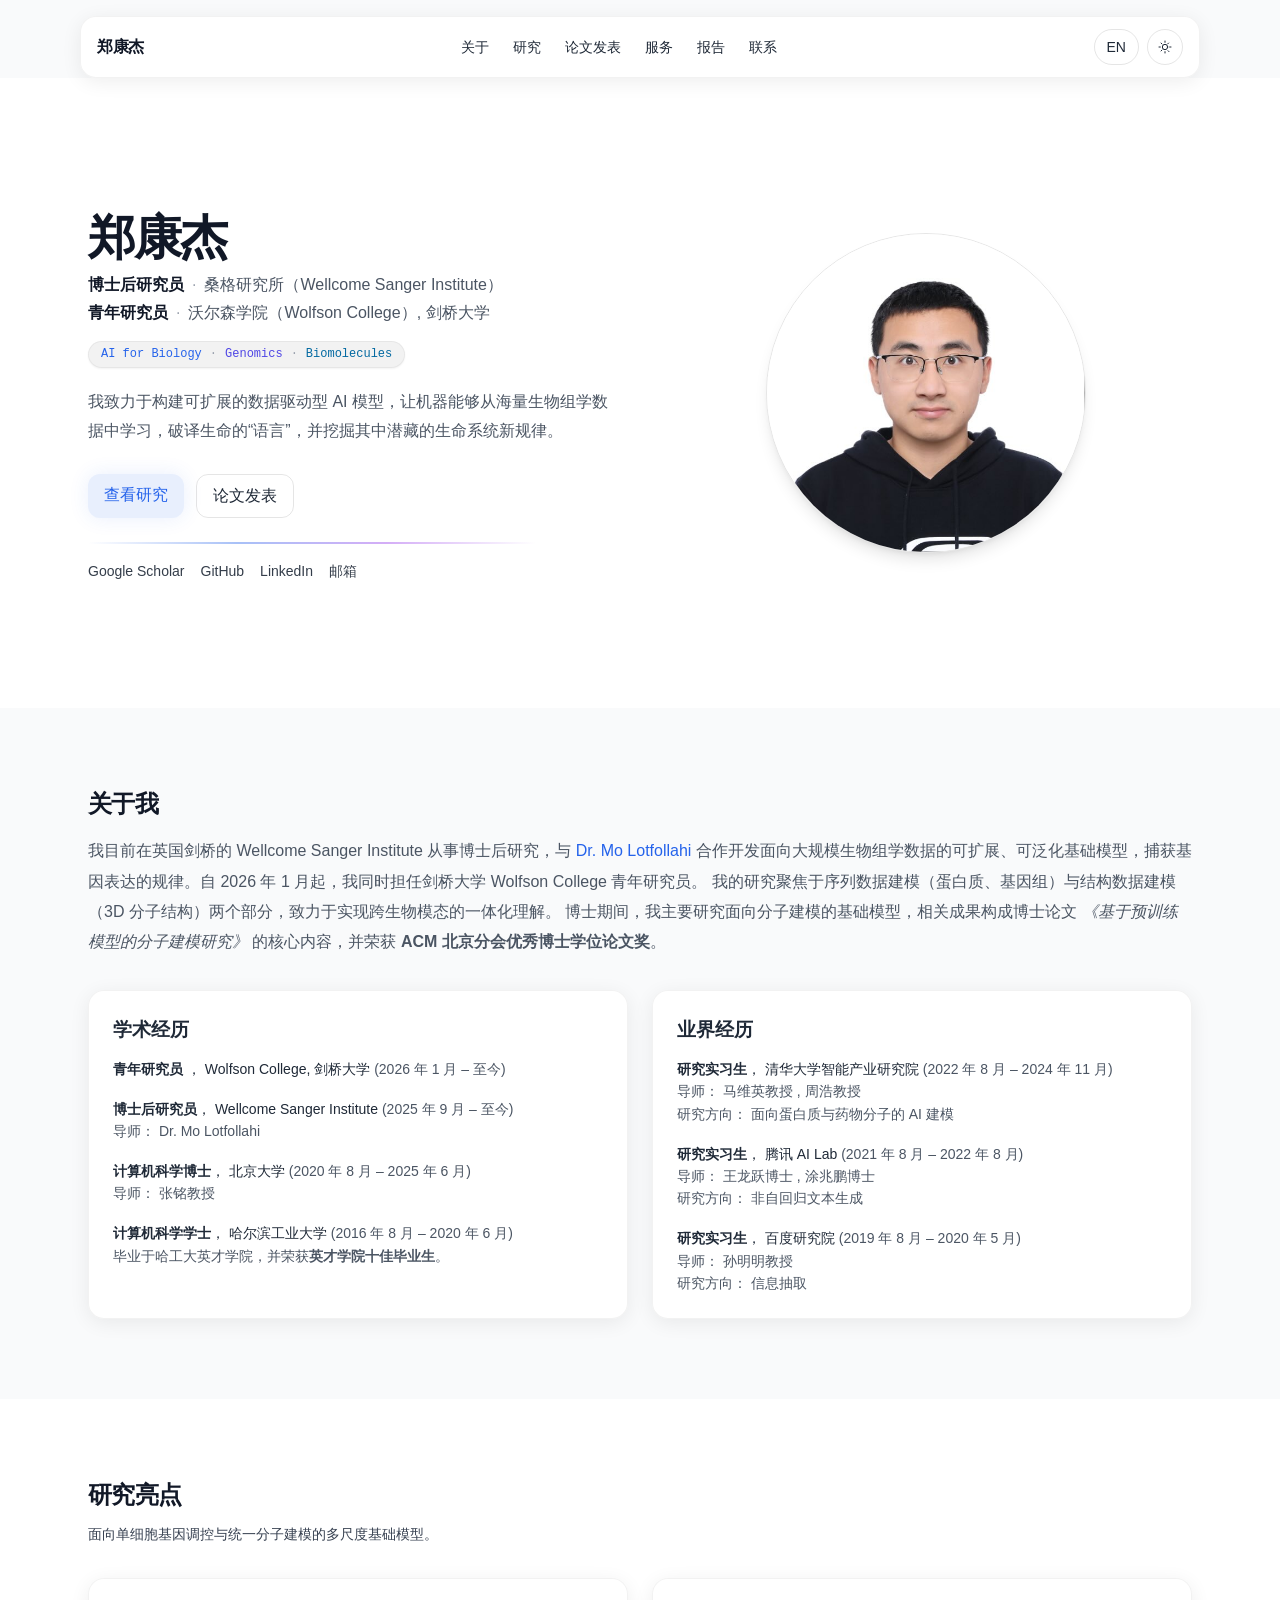
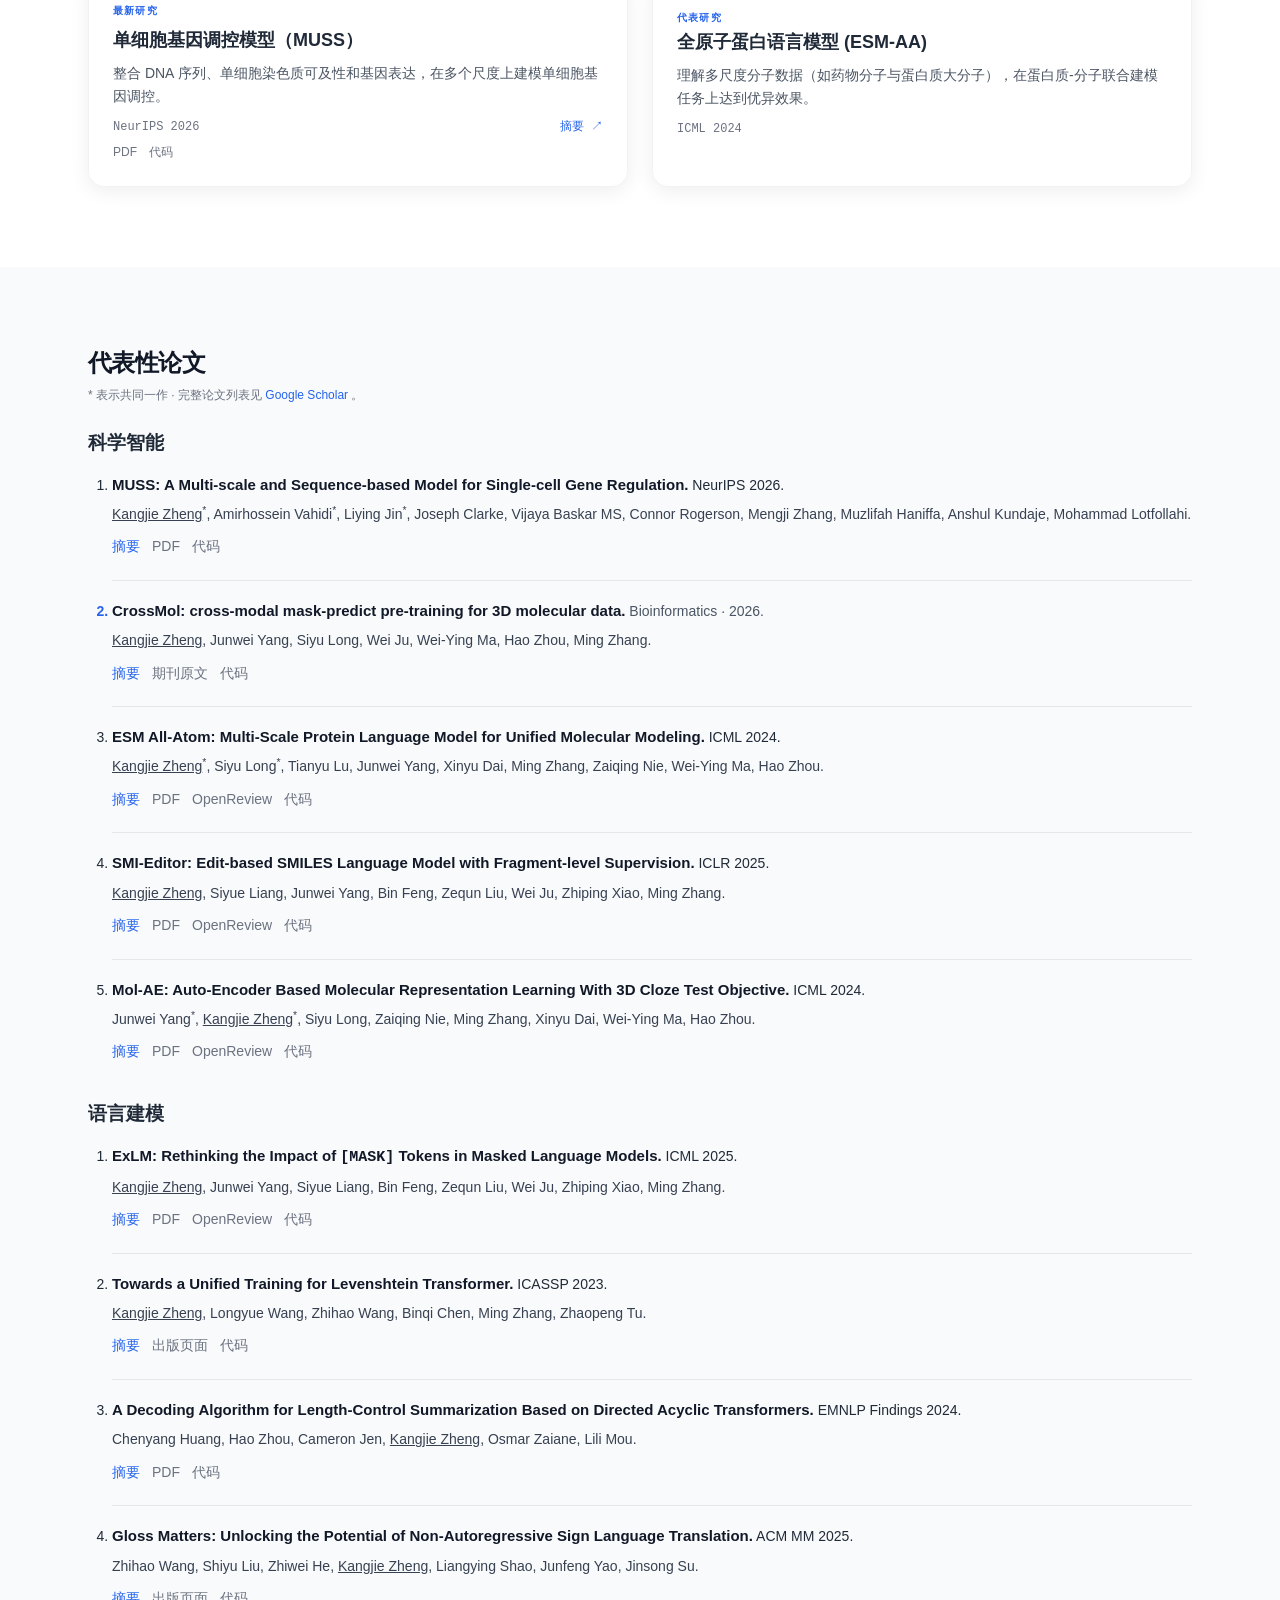
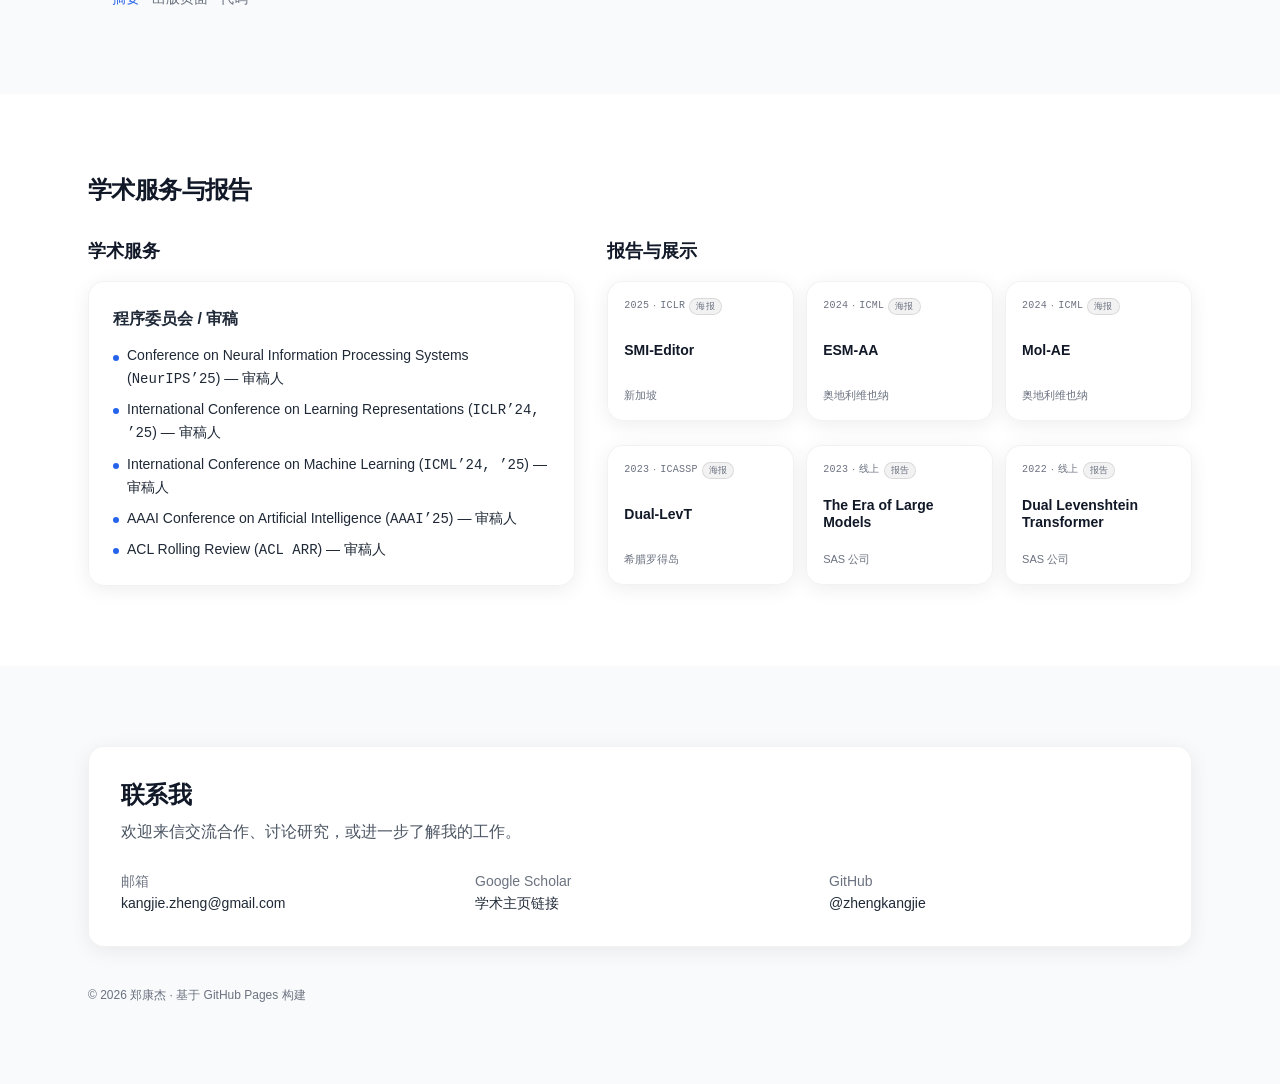
<file: zh/index.html>
<!doctype html>
<html lang="zh-CN">
  <head>
  <meta charset="utf-8" />
  <meta name="viewport" content="width=device-width, initial-scale=1" />
  <title>郑康杰的个人主页</title>
  <meta name="description" content="生物智能 · 基因组学 · 生物分子" />
  <meta name="theme-color" content="#f9fafb" />
  <script>
  (function () {
  try {
  const saved = localStorage.getItem('theme');
  const prefersDark = window.matchMedia('(prefers-color-scheme: dark)').matches;
  const useDark = saved ? (saved === 'dark') : prefersDark;
  const root = document.documentElement;
  root.classList.toggle('dark', useDark);
  const meta = document.querySelector('meta[name="theme-color"]');
  if (meta) meta.setAttribute('content', useDark ? '#0b1020' : '#f9fafb');
  } catch (e) {}
  })();
  </script>
  <link rel="preconnect" href="https://fonts.gstatic.com" crossorigin />
  <link rel="alternate" hreflang="en" href="../index.html" />
  <link rel="stylesheet" href="../assets/site.css" />
  <script src="../assets/site.js" defer></script>
  </head>
  <body class="grid-bg bg-bg text-gray-800 selection:bg-blue-200 selection:text-gray-900">
  <a class="skip-link" href="#top">跳至正文</a>
  <header class="sticky top-0 z-40">
  <div class="mx-auto max-w-6xl px-4">
  <nav class="site-nav mt-4 glass rounded-2xl border border-black/5 shadow-card" aria-label="主导航">
  <div class="nav-bar flex items-center justify-between px-4 py-3">
  <a href="#top" class="font-extrabold tracking-tight text-gray-900">郑康杰</a>
  <div class="section-nav flex gap-6 text-sm">
  <a href="#about" class="hover:text-accent">关于</a>
  <a href="#research" class="hover:text-accent">研究</a>
  <a href="#pubs" class="hover:text-accent">论文发表</a>
  <a href="#service" class="hover:text-accent">服务</a>
  <a href="#talks" class="hover:text-accent">报告</a>
  <a href="#contact" class="hover:text-accent">联系</a>
  </div>
  <div class="flex items-center gap-2">
  <a
  href="../index.html"
  lang="en"
  hreflang="en"
  class="inline-flex items-center rounded-full border border-black/10 px-2.5 py-1 text-xs sm:px-3 sm:py-1.5 sm:text-sm hover:border-accent/40 hover:text-accent"
  aria-label="Switch to English page"
  >
  EN
  </a>
  <button
  id="theme-toggle"
  class="relative h-8 w-8 rounded-full border border-black/10 p-1.5 hover:border-accent/40 focus:outline-none focus:ring-2 focus:ring-accent/30"
  aria-label="切换深色模式" title="切换深色模式" aria-pressed="false"
  >
  <span class="sr-only">切换主题</span>
  <svg id="icon-sun" xmlns="http://www.w3.org/2000/svg" class="icon h-4 w-4" fill="none"
  viewBox="0 0 24 24" stroke="currentColor" stroke-width="1.5">
  <path stroke-linecap="round" stroke-linejoin="round"
  d="M12 3v2m0 14v2m9-9h-2M5 12H3m14.95 6.95-1.414-1.414M7.464 7.464 6.05 6.05m11.314 0-1.414 1.414M7.464 16.536 6.05 17.95M16 12a4 4 0 1 1-8 0 4 4 0 0 1 8 0z"/>
  </svg>
  <svg id="icon-moon" xmlns="http://www.w3.org/2000/svg" class="icon h-4 w-4" viewBox="0 0 24 24" fill="currentColor">
  <path d="M21 12.79A9 9 0 1 1 11.21 3a7 7 0 1 0 9.79 9.79z"/>
  </svg>
  </button>
  </div>
  </div>
  </nav>
  </div>
  </header>
  <section id="top" class="relative min-h-[70vh] flex items-center bg-white">
  <div class="mx-auto max-w-6xl px-6 pt-10 pb-12 md:pb-0">
  <div class="grid md:grid-cols-2 gap-10 items-center">
  <div class="order-1 md:order-2 flex justify-center">
  <img src="../zkj_photo.jpg" alt="郑康杰照片" width="320" height="320" decoding="async" fetchpriority="high" class="rounded-full aspect-square object-cover shadow-lg max-w-xs border border-black/10" />
  </div>
  <div class="order-2 md:order-1">
  <h1 class="mt-2 text-3xl md:text-5xl font-extrabold leading-tight text-gray-900">
  <span class="relative group inline-block focus:outline-none" tabindex="0">
  郑康杰
  <span
  class="pointer-events-none absolute bottom-full left-1/2 -translate-x-1/2 mb-2
  opacity-0 scale-95 transition
  group-hover:opacity-100 group-hover:scale-100
  group-focus-visible:opacity-100 group-focus-visible:scale-100 z-20">
  <span class="block rounded-lg bg-black/80 text-white text-xs px-3 py-1 shadow-lg whitespace-nowrap">
  欢迎来一起做一些有趣的事情！
  </span>
  <span class="absolute left-1/2 top-full -translate-x-1/2 w-2 h-2 bg-black/80 rotate-45"></span>
  </span>
  </span>
  </h1>
  <div class="mt-2 space-y-1">

  <div class="mt-1 flex flex-wrap items-center gap-x-2 gap-y-1 text-sm md:text-base text-gray-600">
  <span class="font-semibold text-gray-900">博士后研究员</span>
  <span class="text-gray-400">·</span>
  <span>桑格研究所（Wellcome Sanger Institute）</span>
  </div>
  </div>

  <div class="mt-1 flex flex-wrap items-center gap-x-2 gap-y-1 text-sm md:text-base text-gray-600">
  <span class="font-semibold text-gray-900">青年研究员</span>
  <span class="text-gray-400">·</span>
  <span>沃尔森学院（Wolfson College）, 剑桥大学</span>
  </div>
  <div class="mt-4 inline-flex items-center gap-2 rounded-full border border-black/5 bg-black/5 px-3 py-1 text-xs shadow-sm whitespace-nowrap overflow-x-auto no-scrollbar max-w-full">
  <span class="mono text-accent">AI for Biology</span>
  <span class="mono text-gray-400">·</span>
  <span class="mono text-indigo-600">Genomics</span>
  <span class="mono text-gray-400">·</span>
  <span class="mono text-sky-700">Biomolecules</span>
  </div>
  <p class="mt-5 text-gray-600">
  我致力于构建可扩展的数据驱动型 AI 模型，让机器能够从海量生物组学数据中学习，破译生命的“语言”，并挖掘其中潜藏的生命系统新规律。
  </p>
  <div class="mt-7 flex flex-wrap gap-3">
  <a href="#research" class="rounded-xl bg-accent/10 px-4 py-2 text-accent shadow-glow hover:bg-accent/20">查看研究</a>
  <a href="#pubs" class="rounded-xl border border-black/10 px-4 py-2 hover:border-accent/40">论文发表</a>
  </div>
  <div class="mt-6 h-1 ux-underline w-full sm:w-80 md:w-96 lg:w-[28rem]"></div>
  <div class="mt-4 flex gap-4 text-sm opacity-90">
  <a class="hover:text-accent" href="https://scholar.google.com/citations?hl=en&user=n8kbAwQAAAAJ" target="_blank" rel="noopener">Google Scholar</a>
  <a class="hover:text-accent" href="https://github.com/zhengkangjie" target="_blank" rel="noopener">GitHub</a>
  <a class="hover:text-accent" href="https://www.linkedin.com/in/kangjie-zheng-274990192/" target="_blank" rel="noopener">LinkedIn</a>
  <a class="hover:text-accent" href="mailto:kangjie.zheng@gmail.com">邮箱</a>
  </div>
  </div>
  </div>
  </div>
  </section>
  <section id="about" class="py-20 bg-gray-50">
  <div class="mx-auto max-w-6xl px-6">
  <h2 class="text-2xl font-bold tracking-tight text-gray-900">关于我</h2>
  <p class="mt-4 text-gray-600">
  我目前在英国剑桥的 Wellcome Sanger Institute 从事博士后研究，与
  <a href="https://lotfollahi.com/" target="_blank" rel="noopener" class="text-accent hover:underline">Dr. Mo Lotfollahi</a>
  合作开发面向大规模生物组学数据的可扩展、可泛化基础模型，捕获基因表达的规律。自 2026 年 1 月起，我同时担任剑桥大学 Wolfson College 青年研究员。
  我的研究聚焦于序列数据建模（蛋白质、基因组）与结构数据建模（3D 分子结构）两个部分，致力于实现跨生物模态的一体化理解。
  博士期间，我主要研究面向分子建模的基础模型，相关成果构成博士论文 <em>《基于预训练模型的分子建模研究》</em> 的核心内容，并荣获 <strong>ACM 北京分会优秀博士学位论文奖</strong>。
  </p>
  <div class="mt-8 grid md:grid-cols-2 gap-6">
  <div class="card rounded-2xl border border-black/5 glass p-6 shadow-card">
  <h3 class="font-semibold">学术经历</h3>
  <ul class="mt-3 space-y-2 text-sm">
  <li>
  <strong><a href="https://www.wolfson.cam.ac.uk/people/dr-kangjie-zheng" target="_blank" rel="noopener" class="hover:text-accent">
  青年研究员
  </a></strong>， Wolfson College, 剑桥大学
  <span class="text-gray-600">(2026 年 1 月 – 至今)</span>
  </li>
  <li>
  <strong>博士后研究员</strong>， Wellcome Sanger Institute
  <span class="text-gray-600">(2025 年 9 月 – 至今)</span>
  <div class="text-gray-600">导师： <a href="https://lotfollahi.com/" target="_blank" rel="noopener" class="hover:text-accent">
  Dr. Mo Lotfollahi
  </a>
  </div>
  </li>
  <li>
  <strong>计算机科学博士</strong>， 北京大学
  <span class="text-gray-600">(2020 年 8 月 – 2025 年 6 月)</span>
  <div class="text-gray-600">
  导师：
  <a href="https://cs.pku.edu.cn/info/1238/2063.htm" target="_blank" rel="noopener" class="hover:text-accent">
  张铭教授
  </a>
  </div>
  </li>
  <li>
  <strong>计算机科学学士</strong>， 哈尔滨工业大学
  <span class="text-gray-600">(2016 年 8 月 – 2020 年 6 月)</span>
  <div class="text-gray-600">
  毕业于哈工大英才学院，并荣获<strong>英才学院十佳毕业生</strong>。
  </div>
  </li>
  </ul>
  </div>
  <div class="card rounded-2xl border border-black/5 glass p-6 shadow-card">
  <h3 class="font-semibold">业界经历</h3>
  <ul class="mt-3 space-y-2 text-sm">
  <li>
  <strong>研究实习生</strong>， 清华大学智能产业研究院
  <span class="text-gray-600">(2022 年 8 月 – 2024 年 11 月)</span>
  <div class="text-gray-600">
  导师：
  <a href="https://air.tsinghua.edu.cn/en/info/1046/1189.htm" target="_blank" rel="noopener" class="hover:text-accent">
  马维英教授
  </a>,
  <a href="https://zhouh.github.io/" target="_blank" rel="noopener" class="hover:text-accent">
  周浩教授
  </a>
  </div>
  <div class="text-gray-600">
  研究方向： 面向蛋白质与药物分子的 AI 建模
  </div>
  </li>
  <li>
  <strong>研究实习生</strong>， 腾讯 AI Lab
  <span class="text-gray-600">(2021 年 8 月 – 2022 年 8 月)</span>
  <div class="text-gray-600">
  导师：
  <a href="https://longyuewang.com/" target="_blank" rel="noopener" class="hover:text-accent">
  王龙跃博士
  </a>,
  <a href="https://tuzhaopeng.github.io/" target="_blank" rel="noopener" class="hover:text-accent">
  涂兆鹏博士
  </a>
  </div>
  <div class="text-gray-600">
  研究方向： 非自回归文本生成
  </div>
  </li>
  <li>
  <strong>研究实习生</strong>， 百度研究院
  <span class="text-gray-600">(2019 年 8 月 – 2020 年 5 月)</span>
  <div class="text-gray-600">
  导师：
  <a href="https://www.bimsa.cn/detail/MingmingSun.html" target="_blank" rel="noopener" class="hover:text-accent">
  孙明明教授
  </a>
  <div class="text-gray-600">
  研究方向： 信息抽取
  </div>
  </div>
  </li>
  </ul>
  </div>
  </div>
  </div>
  </section>
  <section id="research" class="py-20 bg-white">
  <div class="mx-auto max-w-6xl px-6">
  <h2 class="text-2xl font-bold tracking-tight text-gray-900">研究亮点</h2>
  <p class="mt-3 text-sm text-gray-700">面向单细胞基因调控与统一分子建模的多尺度基础模型。</p>
  <div class="mt-8 grid md:grid-cols-2 gap-6">
  <article class="research-highlight card block rounded-2xl border border-black/5 glass p-6 shadow-card">
  <span class="highlight-topline">最新研究</span>
  <h3 class="text-lg font-semibold">单细胞基因调控模型（MUSS）</h3>
  <p class="mt-2 text-sm text-gray-600">整合 DNA 序列、单细胞染色质可及性和基因表达，在多个尺度上建模单细胞基因调控。</p>
  <div class="mt-3 text-xs mono text-gray-500">NeurIPS 2026 <button type="button" class="highlight-action hover:underline" data-dialog="muss-dialog" aria-haspopup="dialog" aria-controls="muss-dialog">摘要 ↗</button></div>
  <p class="mt-2 text-xs flex flex-wrap gap-3"><a class="text-gray-500 hover:text-accent" href="https://arxiv.org/pdf/2611.08086" target="_blank" rel="noopener">PDF</a><a class="text-gray-500 hover:text-accent" href="https://github.com/Lotfollahi-lab/MUSS_neurips26" target="_blank" rel="noopener">代码</a></p>
  </article>
  <a
  href="https://openreview.net/forum?id=283cGgWfM2"
  target="_blank"
  rel="noopener"
  class="card block rounded-2xl border border-black/5 glass p-6 shadow-card no-underline focus:outline-none focus:ring-2 focus:ring-accent/30 hover:border-accent/40"
  aria-label="Open ESM-AA on OpenReview"
  >
  <span class="highlight-topline">代表研究</span>
  <h3 class="text-lg font-semibold clamp-2">全原子蛋白语言模型 (ESM-AA)</h3>
  <p class="mt-2 text-sm text-gray-600">
  理解多尺度分子数据（如药物分子与蛋白质大分子），在蛋白质-分子联合建模任务上达到优异效果。
  </p>
  <div class="mt-3 text-xs mono text-gray-500">ICML 2024</div>
  </a>
  </div>
  </div>
  </section>
  <section id="pubs" class="py-20 bg-gray-50">
  <div class="mx-auto max-w-6xl px-6">
  <h2 class="text-2xl font-bold tracking-tight text-gray-900">代表性论文</h2>
  <div class="mt-2 text-xs text-gray-500">
  * 表示共同一作 · 完整论文列表见
  <a class="text-accent hover:underline"
  href="https://scholar.google.com/citations?hl=en&user=n8kbAwQAAAAJ"
  target="_blank" rel="noopener noreferrer">
  Google Scholar
  </a>。
  </div>
  <h3 class="mt-6 font-semibold">科学智能</h3>
  <ol class="mt-3 space-y-4 text-sm list-decimal pl-6 marker:text-gray-400">
  <li id="paper-muss">
  <span class="font-semibold">MUSS: A Multi-scale and Sequence-based Model for Single-cell Gene Regulation.</span> NeurIPS 2026.
  <div class="text-gray-700"><u>Kangjie Zheng</u><sup>*</sup>, Amirhossein Vahidi<sup>*</sup>, Liying Jin<sup>*</sup>, Joseph Clarke, Vijaya Baskar MS, Connor Rogerson, Mengji Zhang, Muzlifah Haniffa, Anshul Kundaje, Mohammad Lotfollahi.</div>
  <div class="mt-1"><button type="button" class="abstract-link text-accent hover:underline" data-dialog="muss-dialog" aria-haspopup="dialog" aria-controls="muss-dialog" aria-label="查看摘要：MUSS: A Multi-scale and Sequence-based Model for Single-cell Gene Regulation">摘要</button><a class="text-gray-500 hover:text-accent" href="https://arxiv.org/pdf/2611.08086" target="_blank" rel="noopener">PDF</a><a class="text-gray-500 hover:text-accent" href="https://github.com/Lotfollahi-lab/MUSS_neurips26" target="_blank" rel="noopener">代码</a></div>
  </li>
  <li id="paper-crossmol" class="new-publication">
  <span class="font-semibold">CrossMol: cross-modal mask-predict pre-training for 3D molecular data.</span> <span class="publication-venue">Bioinformatics · 2026.</span>
  <div class="text-gray-700"><u>Kangjie Zheng</u>, Junwei Yang, Siyu Long, Wei Ju, Wei-Ying Ma, Hao Zhou, Ming Zhang.</div>
  <div class="mt-1"><button type="button" class="abstract-link text-accent hover:underline" data-dialog="crossmol-dialog" aria-haspopup="dialog" aria-controls="crossmol-dialog" aria-label="查看摘要：CrossMol: cross-modal mask-predict pre-training for 3D molecular data">摘要</button><a class="text-gray-500 hover:text-accent" href="https://academic.oup.com/bioinformatics/advance-article/doi/10.1093/bioinformatics/btag702/8832240" target="_blank" rel="noopener">期刊原文</a><a class="text-gray-500 hover:text-accent" href="https://github.com/zhengkangjie/crossmol" target="_blank" rel="noopener">代码</a></div>
  </li>

  <li id="paper-esm-aa">
  <span class="font-semibold">ESM All-Atom: Multi-Scale Protein Language Model for Unified Molecular Modeling.</span> ICML 2024.
  <div class="text-gray-700"><u>Kangjie Zheng</u><sup>*</sup>, Siyu Long<sup>*</sup>, Tianyu Lu, Junwei Yang, Xinyu Dai, Ming Zhang, Zaiqing Nie, Wei-Ying Ma, Hao Zhou.</div>
  <div class="mt-1"><button type="button" class="abstract-link text-accent hover:underline" data-dialog="esm-aa-dialog" aria-haspopup="dialog" aria-controls="esm-aa-dialog" aria-label="查看摘要：ESM All-Atom: Multi-Scale Protein Language Model for Unified Molecular Modeling">摘要</button><a class="text-gray-500 hover:text-accent" href="https://openreview.net/pdf?id=283cGgWfM2" target="_blank" rel="noopener">PDF</a><a class="text-gray-500 hover:text-accent" href="https://openreview.net/forum?id=283cGgWfM2" target="_blank" rel="noopener">OpenReview</a><a class="text-gray-500 hover:text-accent" href="https://github.com/zhengkangjie/ESM-AA" target="_blank" rel="noopener">代码</a></div>
  </li>
  <li id="paper-smi-editor">
  <span class="font-semibold">SMI-Editor: Edit-based SMILES Language Model with Fragment-level Supervision.</span> ICLR 2025.
  <div class="text-gray-700"><u>Kangjie Zheng</u>, Siyue Liang, Junwei Yang, Bin Feng, Zequn Liu, Wei Ju, Zhiping Xiao, Ming Zhang.</div>
  <div class="mt-1"><button type="button" class="abstract-link text-accent hover:underline" data-dialog="smi-editor-dialog" aria-haspopup="dialog" aria-controls="smi-editor-dialog" aria-label="查看摘要：SMI-Editor: Edit-based SMILES Language Model with Fragment-level Supervision">摘要</button><a class="text-gray-500 hover:text-accent" href="https://openreview.net/pdf?id=M29nUGozPa" target="_blank" rel="noopener">PDF</a><a class="text-gray-500 hover:text-accent" href="https://openreview.net/forum?id=M29nUGozPa" target="_blank" rel="noopener">OpenReview</a><a class="text-gray-500 hover:text-accent" href="https://github.com/zhengkangjie/smi-editor" target="_blank" rel="noopener">代码</a></div>
  </li>
  <li id="paper-mol-ae">
  <span class="font-semibold">Mol-AE: Auto-Encoder Based Molecular Representation Learning With 3D Cloze Test Objective.</span> ICML 2024.
  <div class="text-gray-700">Junwei Yang<sup>*</sup>, <u>Kangjie Zheng</u><sup>*</sup>, Siyu Long, Zaiqing Nie, Ming Zhang, Xinyu Dai, Wei-Ying Ma, Hao Zhou.</div>
  <div class="mt-1"><button type="button" class="abstract-link text-accent hover:underline" data-dialog="mol-ae-dialog" aria-haspopup="dialog" aria-controls="mol-ae-dialog" aria-label="查看摘要：Mol-AE: Auto-Encoder Based Molecular Representation Learning With 3D Cloze Test Objective">摘要</button><a class="text-gray-500 hover:text-accent" href="https://openreview.net/pdf?id=inEuvSg0y1" target="_blank" rel="noopener">PDF</a><a class="text-gray-500 hover:text-accent" href="https://openreview.net/forum?id=inEuvSg0y1" target="_blank" rel="noopener">OpenReview</a><a class="text-gray-500 hover:text-accent" href="https://github.com/yjwtheonly/MolAE" target="_blank" rel="noopener">代码</a></div>
  </li>
  </ol>
  <h3 class="mt-8 font-semibold">语言建模</h3>
  <ol class="mt-3 space-y-4 text-sm list-decimal pl-6 marker:text-gray-400">
  <li id="paper-exlm">
  <span class="font-semibold">ExLM: Rethinking the Impact of <code>[MASK]</code> Tokens in Masked Language Models.</span> ICML 2025.
  <div class="text-gray-700"><u>Kangjie Zheng</u>, Junwei Yang, Siyue Liang, Bin Feng, Zequn Liu, Wei Ju, Zhiping Xiao, Ming Zhang.</div>
  <div class="mt-1"><button type="button" class="abstract-link text-accent hover:underline" data-dialog="exlm-dialog" aria-haspopup="dialog" aria-controls="exlm-dialog" aria-label="查看摘要：ExLM: Rethinking the Impact of [MASK] Tokens in Masked Language Models">摘要</button><a class="text-gray-500 hover:text-accent" href="https://arxiv.org/pdf/2501.13397.pdf" target="_blank" rel="noopener">PDF</a><a class="text-gray-500 hover:text-accent" href="https://openreview.net/forum?id=IYOPfJwduh" target="_blank" rel="noopener">OpenReview</a><a class="text-gray-500 hover:text-accent" href="https://github.com/zhengkangjie/ExLM" target="_blank" rel="noopener">代码</a></div>
  </li>
  <li id="paper-dual-levt">
  <span class="font-semibold">Towards a Unified Training for Levenshtein Transformer.</span> ICASSP 2023.
  <div class="text-gray-700"><u>Kangjie Zheng</u>, Longyue Wang, Zhihao Wang, Binqi Chen, Ming Zhang, Zhaopeng Tu.</div>
  <div class="mt-1"><button type="button" class="abstract-link text-accent hover:underline" data-dialog="dual-levt-dialog" aria-haspopup="dialog" aria-controls="dual-levt-dialog" aria-label="查看摘要：Towards a Unified Training for Levenshtein Transformer">摘要</button><a class="text-gray-500 hover:text-accent" href="https://ieeexplore.ieee.org/abstract/document/10094646" target="_blank" rel="noopener">出版页面</a><a class="text-gray-500 hover:text-accent" href="https://github.com/zhengkangjie/fairseq-dual-loss" target="_blank" rel="noopener">代码</a></div>
  </li>
  <li id="paper-dat-lenc">
  <span class="font-semibold">A Decoding Algorithm for Length-Control Summarization Based on Directed Acyclic Transformers.</span> EMNLP Findings 2024.
  <div class="text-gray-700">Chenyang Huang, Hao Zhou, Cameron Jen, <u>Kangjie Zheng</u>, Osmar Zaiane, Lili Mou.</div>
  <div class="mt-1"><button type="button" class="abstract-link text-accent hover:underline" data-dialog="dat-lenc-dialog" aria-haspopup="dialog" aria-controls="dat-lenc-dialog" aria-label="查看摘要：A Decoding Algorithm for Length-Control Summarization Based on Directed Acyclic Transformers">摘要</button><a class="text-gray-500 hover:text-accent" href="https://aclanthology.org/2024.findings-emnlp.677.pdf" target="_blank" rel="noopener">PDF</a><a class="text-gray-500 hover:text-accent" href="https://github.com/MANGA-UOFA/DAT-LenC" target="_blank" rel="noopener">代码</a></div>
  </li>
  <li id="paper-glevt">
  <span class="font-semibold">Gloss Matters: Unlocking the Potential of Non-Autoregressive Sign Language Translation.</span> ACM MM 2025.
  <div class="text-gray-700">Zhihao Wang, Shiyu Liu, Zhiwei He, <u>Kangjie Zheng</u>, Liangying Shao, Junfeng Yao, Jinsong Su.</div>
  <div class="mt-1"><button type="button" class="abstract-link text-accent hover:underline" data-dialog="glevt-dialog" aria-haspopup="dialog" aria-controls="glevt-dialog" aria-label="查看摘要：Gloss Matters: Unlocking the Potential of Non-Autoregressive Sign Language Translation">摘要</button><a class="text-gray-500 hover:text-accent" href="https://dl.acm.org/doi/abs/10.1145/3746027.3755319" target="_blank" rel="noopener">出版页面</a><a class="text-gray-500 hover:text-accent" href="https://github.com/XMUDeepLIT/GLevT" target="_blank" rel="noopener">代码</a></div>
  </li>
  </ol>
  </div>
  </section>

  <section id="contrib" class="py-20 bg-white">
  <div class="mx-auto max-w-6xl px-6">
  <h2 class="text-2xl font-bold tracking-tight text-gray-900">学术服务与报告</h2>
  <div class="mt-8 grid md:grid-cols-2 gap-8 items-start">
  <div>
  <div id="service" class="anchor-offset"></div>
  <h3 class="text-lg font-semibold text-gray-900">学术服务</h3>
  <div class="mt-4 card rounded-2xl border border-black/5 glass p-6 shadow-card">
  <h4 class="font-semibold">程序委员会 / 审稿</h4>
  <ul class="mt-3 space-y-2 text-sm">
  <li class="flex items-start gap-2"><span class="mt-1 inline-block h-1.5 w-1.5 rounded-full bg-accent"></span>
  <span>Conference on Neural Information Processing Systems (<span class="mono">NeurIPS’25</span>) — 审稿人</span>
  </li>
  <li class="flex items-start gap-2"><span class="mt-1 inline-block h-1.5 w-1.5 rounded-full bg-accent"></span>
  <span>International Conference on Learning Representations (<span class="mono">ICLR’24, ’25</span>) — 审稿人</span>
  </li>
  <li class="flex items-start gap-2"><span class="mt-1 inline-block h-1.5 w-1.5 rounded-full bg-accent"></span>
  <span>International Conference on Machine Learning (<span class="mono">ICML’24, ’25</span>) — 审稿人</span>
  </li>
  <li class="flex items-start gap-2"><span class="mt-1 inline-block h-1.5 w-1.5 rounded-full bg-accent"></span>
  <span>AAAI Conference on Artificial Intelligence (<span class="mono">AAAI’25</span>) — 审稿人</span>
  </li>
  <li class="flex items-start gap-2"><span class="mt-1 inline-block h-1.5 w-1.5 rounded-full bg-accent"></span>
  <span>ACL Rolling Review (<span class="mono">ACL ARR</span>) — 审稿人</span>
  </li>
  </ul>
  </div>
  </div>
  <div>
  <div id="talks" class="anchor-offset"></div>
  <h3 class="text-lg font-semibold text-gray-900">报告与展示</h3>
  <div class="mt-4 grid md:grid-cols-1 gap-6 text-sm">
  <div class="grid sm:grid-cols-3 gap-6">
  <a
  href="https://iclr.cc/virtual/2025/poster/29960"
  target="_blank" rel="noopener"
  class="card block rounded-2xl border border-black/5 glass p-4 shadow-card no-underline hover:border-accent/40 focus:outline-none focus:ring-2 focus:ring-accent/30 min-h-[8rem] flex flex-col justify-between"
  aria-label="SMI-Editor at ICLR 2025"
  >
  <div class="flex items-center gap-2 text-[10px] uppercase tracking-wide text-gray-500">
  <span class="mono">2025</span><span>·</span><span class="mono">ICLR</span>
  <span class="inline-flex items-center rounded-full border border-black/10 bg-black/5 px-1.5 py-[1px] text-[9px] leading-4 normal-case">海报</span>
  </div>
  <div class="mt-0.5 font-semibold leading-tight text-gray-900 clamp-2">SMI-Editor</div>
  <div class="mt-1 text-[11px] text-gray-500">新加坡</div>
  </a>
  <a
  href="https://icml.cc/virtual/2024/poster/35119"
  target="_blank" rel="noopener"
  class="card block rounded-2xl border border-black/5 glass p-4 shadow-card no-underline hover:border-accent/40 focus:outline-none focus:ring-2 focus:ring-accent/30 min-h-[8rem] flex flex-col justify-between"
  aria-label="ESM All-Atom at ICML 2024"
  >
  <div class="flex items-center gap-2 text-[10px] uppercase tracking-wide text-gray-500">
  <span class="mono">2024</span><span>·</span><span class="mono">ICML</span>
  <span class="inline-flex items-center rounded-full border border-black/10 bg-black/5 px-1.5 py-[1px] text-[9px] leading-4 normal-case">海报</span>
  </div>
  <div class="mt-0.5 font-semibold leading-tight text-gray-900 clamp-2">ESM-AA</div>
  <div class="mt-1 text-[11px] text-gray-500">奥地利维也纳</div>
  </a>
  <a
  href="https://icml.cc/virtual/2024/poster/33340"
  target="_blank" rel="noopener"
  class="card block rounded-2xl border border-black/5 glass p-4 shadow-card no-underline hover:border-accent/40 focus:outline-none focus:ring-2 focus:ring-accent/30 min-h-[8rem] flex flex-col justify-between"
  aria-label="Mol-AE at ICML 2024"
  >
  <div class="flex items-center gap-2 text-[10px] uppercase tracking-wide text-gray-500">
  <span class="mono">2024</span><span>·</span><span class="mono">ICML</span>
  <span class="inline-flex items-center rounded-full border border-black/10 bg-black/5 px-1.5 py-[1px] text-[9px] leading-4 normal-case">海报</span>
  </div>
  <div class="mt-0.5 font-semibold leading-tight text-gray-900 clamp-2">Mol-AE</div>
  <div class="mt-1 text-[11px] text-gray-500">奥地利维也纳</div>
  </a>
  </div>
  </div>
  <div class="sm:hidden my-8 subtle-divider"></div>
  <div id="more-talks" class="mt-6 grid sm:grid-cols-3 gap-6 text-sm">
  <a
  href="https://drive.google.com/file/d/1IflTt-KYD1Wb9HyLfFBHmAqxqeIx_ni9/view?usp=sharing"
  target="_blank" rel="noopener"
  class="card block rounded-2xl border border-black/5 glass p-4 shadow-card no-underline hover:border-accent/40 focus:outline-none focus:ring-2 focus:ring-accent/30 min-h-[8rem] flex flex-col justify-between"
  aria-label="DualLevT at ICASSP 2023"
  >
  <div class="flex items-center gap-2 text-[10px] uppercase tracking-wide text-gray-500">
  <span class="mono">2023</span><span>·</span><span class="mono">ICASSP</span>
  <span class="inline-flex items-center rounded-full border border-black/10 bg-black/5 px-1.5 py-[1px] text-[9px] leading-4 normal-case">海报</span>
  </div>
  <div class="mt-0.5 font-semibold leading-tight text-gray-900 clamp-2">Dual-LevT</div>
  <div class="mt-1 text-[11px] text-gray-500">希腊罗得岛</div>
  </a>
  <a
  href="https://docs.google.com/presentation/d/1NOSPeVTzzrIupmpBeRmCg7yPhLmlkYuNuRQW8MZir7s/edit?usp=sharing"
  target="_blank" rel="noopener"
  class="card block rounded-2xl border border-black/5 glass p-4 shadow-card no-underline hover:border-accent/40 focus:outline-none focus:ring-2 focus:ring-accent/30 min-h-[8rem] flex flex-col justify-between"
  aria-label="Invited Talk at SAS: Large Models"
  >
  <div class="flex items-center gap-2 text-[10px] uppercase tracking-wide text-gray-500">
  <span class="mono">2023</span><span>·</span><span class="mono">线上</span>
  <span class="inline-flex items-center rounded-full border border-black/10 bg-black/5 px-1.5 py-[1px] text-[9px] leading-4 normal-case">报告</span>
  </div>
  <div class="mt-0.5 font-semibold leading-tight text-gray-900 clamp-2">The Era of Large Models</div>
  <div class="mt-1 text-[11px] text-gray-500">SAS 公司</div>
  </a>
  <a
  href="https://docs.google.com/presentation/d/1Lf5yCA881qYJgmSGiLYXZRqfGE3gWz_uj9n4O_AbaY8/edit?usp=sharing"
  target="_blank" rel="noopener"
  class="card block rounded-2xl border border-black/5 glass p-4 shadow-card no-underline hover:border-accent/40 focus:outline-none focus:ring-2 focus:ring-accent/30 min-h-[8rem] flex flex-col justify-between"
  aria-label="Invited Talk at SAS: Dual Levenshtein Transformer"
  >
  <div class="flex items-center gap-2 text-[10px] uppercase tracking-wide text-gray-500">
  <span class="mono">2022</span><span>·</span><span class="mono">线上</span>
  <span class="inline-flex items-center rounded-full border border-black/10 bg-black/5 px-1.5 py-[1px] text-[9px] leading-4 normal-case">报告</span>
  </div>
  <div class="mt-0.5 font-semibold leading-tight text-gray-900 clamp-2">Dual Levenshtein Transformer</div>
  <div class="mt-1 text-[11px] text-gray-500">SAS 公司</div>
  </a>
  </div>
  </div>

  </div>
  </div>
  </section>
  <section id="contact" class="py-20 bg-gray-50">
  <div class="mx-auto max-w-6xl px-6">
  <div class="rounded-2xl border border-black/5 glass p-8 shadow-card">
  <h2 class="text-2xl font-bold tracking-tight text-gray-900">联系我</h2>
  <p class="mt-2 text-gray-600">欢迎来信交流合作、讨论研究，或进一步了解我的工作。</p>
  <div class="mt-6 grid md:grid-cols-3 gap-6 text-sm">
  <div>
  <div class="text-gray-500">邮箱</div>
  <a class="hover:text-accent" href="mailto:kangjie.zheng@gmail.com">kangjie.zheng@gmail.com</a>
  </div>
  <div>
  <div class="text-gray-500">Google Scholar</div>
  <a class="hover:text-accent" href="https://scholar.google.com/citations?hl=en&user=n8kbAwQAAAAJ" target="_blank" rel="noopener">学术主页链接</a>
  </div>
  <div>
  <div class="text-gray-500">GitHub</div>
  <a class="hover:text-accent" href="https://github.com/zhengkangjie" target="_blank" rel="noopener">@zhengkangjie</a>
  </div>
  </div>
  </div>
  <footer class="mt-10 text-xs text-gray-500">
  © <span id="year"></span> 郑康杰 · 基于 GitHub Pages 构建
  </footer>
  </div>
  </section>

  <dialog id="muss-dialog" class="paper-dialog" aria-labelledby="muss-dialog-title" aria-describedby="muss-dialog-meta">
  <div class="dialog-topline"><span>摘要</span><button class="dialog-close" type="button" data-close-dialog aria-label="关闭摘要" autofocus>×</button></div>
  <h2 id="muss-dialog-title">MUSS: A Multi-scale and Sequence-based Model for Single-cell Gene Regulation</h2>
  <p id="muss-dialog-meta" class="dialog-venue">NeurIPS 2026</p>
  <p class="dialog-authors"><u>Kangjie Zheng</u><sup>*</sup>, Amirhossein Vahidi<sup>*</sup>, Liying Jin<sup>*</sup>, Joseph Clarke, Vijaya Baskar MS, Connor Rogerson, Mengji Zhang, Muzlifah Haniffa, Anshul Kundaje, Mohammad Lotfollahi.</p>
  <p class="equal-note">* 共同第一作者。</p>
  <div class="dialog-resources"><a class="" href="https://arxiv.org/pdf/2611.08086" target="_blank" rel="noopener">PDF</a><a class="" href="https://github.com/Lotfollahi-lab/MUSS_neurips26" target="_blank" rel="noopener">代码</a></div>
  <div class="dialog-abstract">
    <p class="abstract-language-note">中文摘要（译文）</p>
    <p lang="zh-CN">对单细胞基因调控进行建模，需要在不同调控尺度上联合表征 DNA 序列、染色质可及性和基因表达。基于序列的模型能够捕捉 DNA 层面的调控语法，但往往缺乏细胞层面的分辨率；许多单细胞组学模型则将基因和染色质可及性峰表示为固定词表中的标记，而不包含其底层序列信息。</p>
    <p lang="zh-CN">在此，我们提出 MUSS，一种基于序列的多尺度单细胞基因调控模型，同时保留 DNA 层面和细胞层面的分辨率。MUSS 使用冻结的预训练序列编码器，从 DNA 中提取峰级和基因级表征，并通过峰与峰之间的自注意力以及带有距离偏置的峰与基因交互来整合这些表征。模型先进行峰的掩码语言建模，再利用配对的 scATAC-seq 和 scRNA-seq 数据训练，使这些表征与细胞特异的调控状态对齐。</p>
    <p lang="zh-CN">在基因表达预测、增强子与基因关联、基于基序的调控优先级排序和零样本细胞聚类任务中，相较于基于序列的模型和单细胞组学基线模型，MUSS 取得了良好的表现。它还能针对任务训练中未见过的基因和可及性峰进行表达预测。这些结果支持使用以序列为基础的多尺度表征来解析细胞类型特异的调控程序。代码、数据集和模型检查点可在以下地址获取：<a href="https://github.com/Lotfollahi-lab/MUSS_neurips26" target="_blank" rel="noopener">https://github.com/Lotfollahi-lab/MUSS_neurips26</a>。</p>
    <details class="abstract-original">
    <summary>英文原文 / English original</summary>
    <p lang="en">Modeling gene regulation in single cells requires jointly representing DNA sequence, chromatin accessibility, and gene expression across regulatory scales. Sequence-based models capture DNA-level regulatory grammar but often lack cell-level resolution, whereas many single-cell omics models represent genes and peaks as fixed-vocabulary tokens without their underlying sequence.</p>
    <p lang="en">Here, we present MUSS, a sequence-based multi-scale model for single-cell gene regulation that preserves both DNA-level and cell-level resolution. MUSS derives peak- and gene-level representations from DNA using a frozen pre-trained sequence encoder and integrates them through peak-peak self-attention and distance-biased peak-gene interactions. Peak masked language modeling followed by training on paired scATAC-seq and scRNA-seq aligns these representations with cell-specific regulatory states.</p>
    <p lang="en">Across gene expression prediction, enhancer-gene linking, motif-guided regulatory prioritization, and zero-shot cell clustering, MUSS achieves strong performance against sequence-based and single-cell omics baselines. It further predicts expression for genes and peaks unseen during task training. These results support sequence-grounded, multi-scale representations for decoding cell-type-specific regulatory programs. Code, datasets, and model checkpoints are available at <a href="https://github.com/Lotfollahi-lab/MUSS_neurips26" target="_blank" rel="noopener">https://github.com/Lotfollahi-lab/MUSS_neurips26</a>.</p>
    </details>
  </div>
  <p class="dialog-source">摘要来源：<a class="" href="https://arxiv.org/abs/2611.08086" target="_blank" rel="noopener">arXiv:2611.08086 · v1</a></p>
  </dialog>

  <dialog id="crossmol-dialog" class="paper-dialog" aria-labelledby="crossmol-dialog-title" aria-describedby="crossmol-dialog-meta">
  <div class="dialog-topline"><span>摘要</span><button class="dialog-close" type="button" data-close-dialog aria-label="关闭摘要" autofocus>×</button></div>
  <h2 id="crossmol-dialog-title">CrossMol: cross-modal mask-predict pre-training for 3D molecular data</h2>
  <p id="crossmol-dialog-meta" class="dialog-venue">Bioinformatics · 2026</p>
  <p class="dialog-authors"><u>Kangjie Zheng</u>, Junwei Yang, Siyu Long, Wei Ju, Wei-Ying Ma, Hao Zhou, Ming Zhang.</p>
  <div class="dialog-resources"><a class="" href="https://academic.oup.com/bioinformatics/advance-article/doi/10.1093/bioinformatics/btag702/8832240" target="_blank" rel="noopener">期刊原文</a><a class="" href="https://github.com/zhengkangjie/crossmol" target="_blank" rel="noopener">代码</a></div>
  <div class="dialog-abstract">
    <p class="abstract-language-note">中文摘要（译文）</p>
    <p lang="zh-CN"><strong>研究动机</strong> 面向分子数据的自监督预训练模型已在许多下游任务中取得显著成果。分子固有的多模态属性也推动了从不同模态中获取信息的研究。然而，现有多模态分子预训练模型通常将这些模态视为同等且相互独立的，尽管它们所包含的信息存在差异。三维（3D）分子结构通常包含比简化分子线性输入规范（SMILES）更细粒度的信息，而后者主要刻画较高层次的语义信息，例如分子拓扑结构。</p>
    <p lang="zh-CN"><strong>研究结果</strong> 我们设计了一种跨模态掩码预测预训练模型 CrossMol，用于捕获信息量不等的模态之间的语义关联。该模型利用另一种模态（如 SMILES）中较高层次的语义信息补全缺失的三维结构。这使其能够学习跨模态关联，并更好地理解细粒度的三维结构信息。我们还引入了重加权的距离预测损失，以改进对短程结构信息的建模。实验表明，CrossMol 在多项分子下游任务中取得了较大的性能提升，达到了最先进的水平。</p>
    <p lang="zh-CN"><strong>可用性与实现</strong> 源代码和训练数据已在 <a href="https://github.com/zhengkangjie/crossmol" target="_blank" rel="noopener">https://github.com/zhengkangjie/crossmol</a> 公开。代码已归档至 <a href="https://doi.org/10.5281/zenodo.19653204" target="_blank" rel="noopener">https://doi.org/10.5281/zenodo.19653204</a>。</p>
    <details class="abstract-original">
    <summary>英文原文 / English original</summary>
    <p lang="en"><strong>Motivation</strong> Self-supervised pre-training models for molecular data have demonstrated notable results across many downstream tasks. The inherent multimodal properties of molecules have also motivated efforts to capture information from different modalities. However, current multimodal molecular pre-training models usually treat these modalities as equal and independent, despite differences in their information content. Three-dimensional (3D) molecular structures generally contain finer-grained information than the simplified molecular-input line-entry system (SMILES), which primarily captures higher-level semantic information, such as molecular topology.</p>
    <p lang="en"><strong>Results</strong> We designed a cross-modal mask-predict pre-training model, CrossMol, to capture semantic associations between modalities with unequal information volumes. The model completes missing 3D structure using higher-level semantic information from another modality, such as SMILES. This allows it to learn cross-modal associations and better understand fine-grained 3D structural information. We also introduce a reweighted distance prediction loss to improve the modelling of short-range structural information. Experiments show that CrossMol achieves large performance gains on multiple downstream molecular tasks, attaining state-of-the-art results.</p>
    <p lang="en"><strong>Availability and implementation</strong> The source code and training data are available at <a href="https://github.com/zhengkangjie/crossmol" target="_blank" rel="noopener">https://github.com/zhengkangjie/crossmol</a>. The code is archived at <a href="https://doi.org/10.5281/zenodo.19653204" target="_blank" rel="noopener">https://doi.org/10.5281/zenodo.19653204</a>.</p>
    </details>
  </div>
  <p class="dialog-source">摘要来源：<a class="" href="https://doi.org/10.1093/bioinformatics/btag702" target="_blank" rel="noopener">Bioinformatics</a></p>
  </dialog>

  <dialog id="esm-aa-dialog" class="paper-dialog" aria-labelledby="esm-aa-dialog-title" aria-describedby="esm-aa-dialog-meta">
  <div class="dialog-topline"><span>摘要</span><button class="dialog-close" type="button" data-close-dialog aria-label="关闭摘要" autofocus>×</button></div>
  <h2 id="esm-aa-dialog-title">ESM All-Atom: Multi-Scale Protein Language Model for Unified Molecular Modeling</h2>
  <p id="esm-aa-dialog-meta" class="dialog-venue">ICML 2024</p>
  <p class="dialog-authors"><u>Kangjie Zheng</u><sup>*</sup>, Siyu Long<sup>*</sup>, Tianyu Lu, Junwei Yang, Xinyu Dai, Ming Zhang, Zaiqing Nie, Wei-Ying Ma, Hao Zhou.</p>
  <p class="equal-note">* 共同第一作者。</p>
  <div class="dialog-resources"><a class="" href="https://openreview.net/pdf?id=283cGgWfM2" target="_blank" rel="noopener">PDF</a><a class="" href="https://openreview.net/forum?id=283cGgWfM2" target="_blank" rel="noopener">OpenReview</a><a class="" href="https://github.com/zhengkangjie/ESM-AA" target="_blank" rel="noopener">代码</a></div>
  <div class="dialog-abstract">
    <p class="abstract-language-note">中文摘要（译文）</p>
    <p lang="zh-CN">蛋白质语言模型已在蛋白质工程领域展现出显著潜力。然而，现有的蛋白质语言模型主要在残基尺度上运行，这限制了它们提供原子层面信息的能力。这一局限使我们无法在同时涉及蛋白质和小分子的应用中充分发挥蛋白质语言模型的能力。本文提出 ESM-AA（ESM All-Atom），一种能够实现原子尺度与残基尺度统一分子建模的新方法。ESM-AA 通过在多尺度语码切换的蛋白质序列上进行预训练，并利用多尺度位置编码捕获残基与原子之间的关系，来实现这一目标。实验结果表明，ESM-AA 在蛋白质–分子任务上超越了以往的方法，充分发挥了蛋白质语言模型的能力。进一步研究发现，通过统一分子建模，ESM-AA 不仅获得了分子知识，还保留了对蛋白质的理解。</p>
    <details class="abstract-original">
    <summary>英文原文 / English original</summary>
    <p lang="en">Protein language models have demonstrated significant potential in the field of protein engineering. However, current protein language models primarily operate at the residue scale, which limits their ability to provide information at the atom level. This limitation prevents us from fully exploiting the capabilities of protein language models for applications involving both proteins and small molecules. In this paper, we propose ESM-AA (ESM All-Atom), a novel approach that enables atom-scale and residue-scale unified molecular modeling. ESM-AA achieves this by pre-training on multi-scale code-switch protein sequences and utilizing a multi-scale position encoding to capture relationships among residues and atoms. Experimental results indicate that ESM-AA surpasses previous methods in protein-molecule tasks, demonstrating the full utilization of protein language models. Further investigations reveal that through unified molecular modeling, ESM-AA not only gains molecular knowledge but also retains its understanding of proteins.</p>
    </details>
  </div>
  <p class="dialog-source">摘要来源：<a class="" href="https://proceedings.mlr.press/v235/zheng24h.html" target="_blank" rel="noopener">ICML 2024 · PMLR</a></p>
  </dialog>

  <dialog id="smi-editor-dialog" class="paper-dialog" aria-labelledby="smi-editor-dialog-title" aria-describedby="smi-editor-dialog-meta">
  <div class="dialog-topline"><span>摘要</span><button class="dialog-close" type="button" data-close-dialog aria-label="关闭摘要" autofocus>×</button></div>
  <h2 id="smi-editor-dialog-title">SMI-Editor: Edit-based SMILES Language Model with Fragment-level Supervision</h2>
  <p id="smi-editor-dialog-meta" class="dialog-venue">ICLR 2025</p>
  <p class="dialog-authors"><u>Kangjie Zheng</u>, Siyue Liang, Junwei Yang, Bin Feng, Zequn Liu, Wei Ju, Zhiping Xiao, Ming Zhang.</p>
  <div class="dialog-resources"><a class="" href="https://openreview.net/pdf?id=M29nUGozPa" target="_blank" rel="noopener">PDF</a><a class="" href="https://openreview.net/forum?id=M29nUGozPa" target="_blank" rel="noopener">OpenReview</a><a class="" href="https://github.com/zhengkangjie/smi-editor" target="_blank" rel="noopener">代码</a></div>
  <div class="dialog-abstract">
    <p class="abstract-language-note">中文摘要（译文）</p>
    <p lang="zh-CN">SMILES 是一种重要的分子结构文本表示，作为预训练语言模型（LM）的基础受到了广泛关注。然而，大多数现有的预训练 SMILES 语言模型在预训练时仅关注单个词元层面的监督，未能充分利用分子的子结构信息。这一局限使预训练任务过于简单，阻碍了模型捕获更丰富的分子语义信息。此外，这些 SMILES 语言模型在预训练期间只处理经过破坏的 SMILES 输入，从未接触任何有效的 SMILES，从而导致训练与推理之间的不一致。为应对这些挑战，我们提出 SMI-Editor，一种新颖的基于编辑的预训练 SMILES 语言模型。SMI-Editor 随机破坏分子内的子结构，并将由此得到的 SMILES 输入模型，随后模型尝试通过编辑过程恢复原始 SMILES。这种方法不仅引入了片段层面的训练信号，还允许使用有效的 SMILES 作为输入，使模型能够学习如何从这些不完整的结构中重建完整的分子。因此，该模型展现出更好的可扩展性，以及更强的片段层面分子信息捕获能力。实验结果表明，SMI-Editor 在多项下游分子任务上取得了最先进的性能，甚至超过了若干三维分子表征模型。</p>
    <details class="abstract-original">
    <summary>英文原文 / English original</summary>
    <p lang="en">SMILES, a crucial textual representation of molecular structures, has garnered significant attention as a foundation for pre-trained language models (LMs). However, most existing pre-trained SMILES LMs focus solely on the single-token level supervision during pre-training, failing to fully leverage the substructural information of molecules. This limitation makes the pre-training task overly simplistic, preventing the models from capturing richer molecular semantic information. Moreover, during pre-training, these SMILES LMs only process corrupted SMILES inputs, never encountering any valid SMILES, which leads to a train-inference mismatch. To address these challenges, we propose SMI-Editor, a novel edit-based pre-trained SMILES LM. SMI-Editor disrupts substructures within a molecule at random and feeds the resulting SMILES back into the model, which then attempts to restore the original SMILES through an editing process. This approach not only introduces fragment-level training signals, but also enables the use of valid SMILES as inputs, allowing the model to learn how to reconstruct complete molecules from these incomplete structures. As a result, the model demonstrates improved scalability and an enhanced ability to capture fragment-level molecular information. Experimental results show that SMI-Editor achieves state-of-the-art performance across multiple downstream molecular tasks, and even outperforming several 3D molecular representation models.</p>
    </details>
  </div>
  <p class="dialog-source">摘要来源：<a class="" href="https://proceedings.iclr.cc/paper_files/paper/2025/hash/b0b750c4189f19d0cd71375e9e17f83f-Abstract-Conference.html" target="_blank" rel="noopener">ICLR 2025 Proceedings</a></p>
  </dialog>

  <dialog id="mol-ae-dialog" class="paper-dialog" aria-labelledby="mol-ae-dialog-title" aria-describedby="mol-ae-dialog-meta">
  <div class="dialog-topline"><span>摘要</span><button class="dialog-close" type="button" data-close-dialog aria-label="关闭摘要" autofocus>×</button></div>
  <h2 id="mol-ae-dialog-title">Mol-AE: Auto-Encoder Based Molecular Representation Learning With 3D Cloze Test Objective</h2>
  <p id="mol-ae-dialog-meta" class="dialog-venue">ICML 2024</p>
  <p class="dialog-authors">Junwei Yang<sup>*</sup>, <u>Kangjie Zheng</u><sup>*</sup>, Siyu Long, Zaiqing Nie, Ming Zhang, Xinyu Dai, Wei-Ying Ma, Hao Zhou.</p>
  <p class="equal-note">* 共同第一作者。</p>
  <div class="dialog-resources"><a class="" href="https://openreview.net/pdf?id=inEuvSg0y1" target="_blank" rel="noopener">PDF</a><a class="" href="https://openreview.net/forum?id=inEuvSg0y1" target="_blank" rel="noopener">OpenReview</a><a class="" href="https://github.com/yjwtheonly/MolAE" target="_blank" rel="noopener">代码</a></div>
  <div class="dialog-abstract">
    <p class="abstract-language-note">中文摘要（译文）</p>
    <p lang="zh-CN">三维分子表征学习受到了广泛关注，并在多种下游任务中取得了良好的表现。近年来的一系列方法采用了一种常见框架：将仅包含编码器的模型与坐标去噪目标相结合。然而，通过一系列分析实验，我们证明，采用坐标去噪目标的纯编码器模型存在预训练目标与下游目标不一致的问题，以及原子标识符受到扰乱的问题。为解决这两个问题，我们提出用于分子表征学习的 Mol-AE，这是一种将位置编码用作原子标识符的自编码器模型。我们还提出了一种名为“三维完形填空”（3D Cloze Test）的新训练目标，使模型能够从真实的分子子结构中更好地学习原子的空间关系。实验结果表明，与当前最先进的三维分子建模方法相比，Mol-AE 取得了大幅性能提升。</p>
    <details class="abstract-original">
    <summary>英文原文 / English original</summary>
    <p lang="en">3D molecular representation learning has gained tremendous interest and achieved promising performance in various downstream tasks. A series of recent approaches follow a prevalent framework: an encoder-only model coupled with a coordinate denoising objective. However, through a series of analytical experiments, we prove that the encoder-only model with coordinate denoising objective exhibits inconsistency between pre-training and downstream objectives, as well as issues with disrupted atomic identifiers. To address these two issues, we propose Mol-AE for molecular representation learning, an auto-encoder model using positional encoding as atomic identifiers. We also propose a new training objective named 3D Cloze Test to make the model learn better atom spatial relationships from real molecular substructures. Empirical results demonstrate that Mol-AE achieves a large margin performance gain compared to the current state-of-the-art 3D molecular modeling approach.</p>
    </details>
  </div>
  <p class="dialog-source">摘要来源：<a class="" href="https://proceedings.mlr.press/v235/yang24al.html" target="_blank" rel="noopener">ICML 2024 · PMLR</a></p>
  </dialog>

  <dialog id="exlm-dialog" class="paper-dialog" aria-labelledby="exlm-dialog-title" aria-describedby="exlm-dialog-meta">
  <div class="dialog-topline"><span>摘要</span><button class="dialog-close" type="button" data-close-dialog aria-label="关闭摘要" autofocus>×</button></div>
  <h2 id="exlm-dialog-title">ExLM: Rethinking the Impact of <code>[MASK]</code> Tokens in Masked Language Models</h2>
  <p id="exlm-dialog-meta" class="dialog-venue">ICML 2025</p>
  <p class="dialog-authors"><u>Kangjie Zheng</u>, Junwei Yang, Siyue Liang, Bin Feng, Zequn Liu, Wei Ju, Zhiping Xiao, Ming Zhang.</p>
  <div class="dialog-resources"><a class="" href="https://arxiv.org/pdf/2501.13397.pdf" target="_blank" rel="noopener">PDF</a><a class="" href="https://openreview.net/forum?id=IYOPfJwduh" target="_blank" rel="noopener">OpenReview</a><a class="" href="https://github.com/zhengkangjie/ExLM" target="_blank" rel="noopener">代码</a></div>
  <div class="dialog-abstract">
    <p class="abstract-language-note">中文摘要（译文）</p>
    <p lang="zh-CN">掩码语言模型（MLM）在许多自监督表征学习任务中取得了显著成功。MLM 在训练时使用 <code>[MASK]</code> 标记随机掩盖输入序列的部分内容，并学习根据剩余上下文重建原始内容。本文探讨了 <code>[MASK]</code> 标记对 MLM 的影响。</p>
    <p lang="zh-CN">分析研究表明，掩盖标记可能引入语义受损问题，即受损的上下文可能表达多种模糊不清的含义。这一问题也是影响 MLM 在下游任务中表现的关键因素。基于这些发现，我们提出了一种新的上下文增强型掩码语言模型 ExLM。我们的方法扩展输入上下文中的 <code>[MASK]</code> 标记，并对这些扩展状态之间的依赖关系进行建模。</p>
    <p lang="zh-CN">这种增强提高了上下文容量，使模型能够捕获更丰富的语义信息，从而有效缓解预训练过程中的语义受损问题。实验结果表明，ExLM 在文本建模和 SMILES 建模任务中均取得了显著的性能提升。进一步分析证实，ExLM 通过上下文增强丰富了语义表示，并有效降低了 MLM 中普遍存在的语义多模态性。</p>
    <details class="abstract-original">
    <summary>英文原文 / English original</summary>
    <p lang="en">Masked Language Models (MLMs) have achieved remarkable success in many self-supervised representation learning tasks. MLMs are trained by randomly masking portions of the input sequences with <code>[MASK]</code> tokens and learning to reconstruct the original content based on the remaining context. This paper explores the impact of <code>[MASK]</code> tokens on MLMs.</p>
    <p lang="en">Analytical studies show that masking tokens can introduce the corrupted semantics problem, wherein the corrupted context may convey multiple, ambiguous meanings. This problem is also a key factor affecting the performance of MLMs on downstream tasks. Based on these findings, we propose a novel enhanced-context MLM, ExLM. Our approach expands <code>[MASK]</code> tokens in the input context and models the dependencies between these expanded states.</p>
    <p lang="en">This enhancement increases context capacity and enables the model to capture richer semantic information, effectively mitigating the corrupted semantics problem during pre-training. Experimental results demonstrate that ExLM achieves significant performance improvements in both text modeling and SMILES modeling tasks. Further analysis confirms that ExLM enriches semantic representations through context enhancement, and effectively reduces the semantic multimodality commonly observed in MLMs.</p>
    </details>
  </div>
  <p class="dialog-source">摘要来源：<a class="" href="https://proceedings.mlr.press/v267/zheng25q.html" target="_blank" rel="noopener">PMLR · ICML 2025</a></p>
  </dialog>

  <dialog id="dual-levt-dialog" class="paper-dialog" aria-labelledby="dual-levt-dialog-title" aria-describedby="dual-levt-dialog-meta">
  <div class="dialog-topline"><span>摘要</span><button class="dialog-close" type="button" data-close-dialog aria-label="关闭摘要" autofocus>×</button></div>
  <h2 id="dual-levt-dialog-title">Towards a Unified Training for Levenshtein Transformer</h2>
  <p id="dual-levt-dialog-meta" class="dialog-venue">ICASSP 2023</p>
  <p class="dialog-authors"><u>Kangjie Zheng</u>, Longyue Wang, Zhihao Wang, Binqi Chen, Ming Zhang, Zhaopeng Tu.</p>
  <div class="dialog-resources"><a class="" href="https://ieeexplore.ieee.org/abstract/document/10094646" target="_blank" rel="noopener">出版页面</a><a class="" href="https://github.com/zhengkangjie/fairseq-dual-loss" target="_blank" rel="noopener">代码</a></div>
  <div class="dialog-abstract">
    <p class="abstract-language-note">中文摘要（译文）</p>
    <p lang="zh-CN">Levenshtein Transformer（LevT）是一种广泛使用的文本编辑模型，它基于编辑操作（删除和插入），以非自回归方式生成序列。然而，由于训练与推理之间存在差异，LevT 的关键修正组件难以训练。通过精心设计实验，我们的研究揭示，由于两个修正模块的训练信号不平衡，删除模块训练不足，而插入模块训练过度。基于这些观察，我们进一步提出一种对偶学习方法，通过向两个修正模块都提供初始输入来纠正训练不平衡，使其与推理过程保持一致。在三个具有代表性的自然语言处理任务上的实验结果表明，所提出的方法具有有效性和普适性。</p>
    <details class="abstract-original">
    <summary>英文原文 / English original</summary>
    <p lang="en">Levenshtein Transformer (LevT) is a widely-used text-editing model, which generates a sequence based on editing operations (deletion and insertion) in a non-autoregressive manner. However, it is challenging to train the key refinement components of LevT due to training-inference discrepancy. By carefully designing experiments, our work reveals that the deletion module is under-trained while the insertion module is over-trained due to the imbalance training signals for the two refinement modules. Based on these observations, we further propose a dual learning approach that can remedy the imbalance training by feeding an initial input to both refinement modules, which is consistent with the process in inference. Experimental results on three representative NLP tasks demonstrate the effectiveness and universality of the proposed approach.</p>
    </details>
  </div>
  <p class="dialog-source">摘要来源：<a class="" href="https://drive.google.com/file/d/1IflTt-KYD1Wb9HyLfFBHmAqxqeIx_ni9/view?usp=sharing" target="_blank" rel="noopener">ICASSP 2023 · 作者海报</a> · <a class="" href="https://ieeexplore.ieee.org/abstract/document/10094646" target="_blank" rel="noopener">IEEE Xplore</a></p>
  </dialog>

  <dialog id="dat-lenc-dialog" class="paper-dialog" aria-labelledby="dat-lenc-dialog-title" aria-describedby="dat-lenc-dialog-meta">
  <div class="dialog-topline"><span>摘要</span><button class="dialog-close" type="button" data-close-dialog aria-label="关闭摘要" autofocus>×</button></div>
  <h2 id="dat-lenc-dialog-title">A Decoding Algorithm for Length-Control Summarization Based on Directed Acyclic Transformers</h2>
  <p id="dat-lenc-dialog-meta" class="dialog-venue">EMNLP Findings 2024</p>
  <p class="dialog-authors">Chenyang Huang, Hao Zhou, Cameron Jen, <u>Kangjie Zheng</u>, Osmar Zaiane, Lili Mou.</p>
  <div class="dialog-resources"><a class="" href="https://aclanthology.org/2024.findings-emnlp.677.pdf" target="_blank" rel="noopener">PDF</a><a class="" href="https://github.com/MANGA-UOFA/DAT-LenC" target="_blank" rel="noopener">代码</a></div>
  <div class="dialog-abstract">
    <p class="abstract-language-note">中文摘要（译文）</p>
    <p lang="zh-CN">长度可控的摘要生成旨在将长文本压缩为满足特定长度限制的短文本。以往的方法通常采用自回归（AR）模型，并将长度要求作为软约束，因此并不总能满足这一要求。在本研究中，我们提出了一种基于有向无环 Transformer（DAT）的新型长度可控解码算法。我们的方法允许存在多个合理的序列片段，并预测一条路径将其连接起来。此外，我们提出了一种序列最大后验（SeqMAP）解码算法，对不同的可能路径进行边缘化，从而找到满足长度预算且概率最高的摘要。我们的算法基于束搜索，这也便于引入重排序器以提升性能。在 Gigaword 和 DUC2004 数据集上的实验结果表明，我们的方法在长度可控摘要生成中达到了最先进的性能。</p>
    <details class="abstract-original">
    <summary>英文原文 / English original</summary>
    <p lang="en">Length-control summarization aims to condense long texts into a short one within a certain length limit. Previous approaches often use autoregressive (AR) models and treat the length requirement as a soft constraint, which may not always be satisfied. In this study, we propose a novel length-control decoding algorithm based on the Directed Acyclic Transformer (DAT). Our approach allows for multiple plausible sequence fragments and predicts a path to connect them. In addition, we propose a Sequence Maximum a Posteriori (SeqMAP) decoding algorithm that marginalizes different possible paths and finds the most probable summary satisfying the length budget. Our algorithm is based on beam search, which further facilitates a reranker for performance improvement. Experimental results on the Gigaword and DUC2004 datasets demonstrate our state-of-the-art performance for length-control summarization.</p>
    </details>
  </div>
  <p class="dialog-source">摘要来源：<a class="" href="https://aclanthology.org/2024.findings-emnlp.677.pdf" target="_blank" rel="noopener">ACL Anthology · Findings of EMNLP 2024 (PDF)</a></p>
  </dialog>

  <dialog id="glevt-dialog" class="paper-dialog" aria-labelledby="glevt-dialog-title" aria-describedby="glevt-dialog-meta">
  <div class="dialog-topline"><span>摘要</span><button class="dialog-close" type="button" data-close-dialog aria-label="关闭摘要" autofocus>×</button></div>
  <h2 id="glevt-dialog-title">Gloss Matters: Unlocking the Potential of Non-Autoregressive Sign Language Translation</h2>
  <p id="glevt-dialog-meta" class="dialog-venue">ACM MM 2025</p>
  <p class="dialog-authors">Zhihao Wang, Shiyu Liu, Zhiwei He, <u>Kangjie Zheng</u>, Liangying Shao, Junfeng Yao, Jinsong Su.</p>
  <div class="dialog-resources"><a class="" href="https://dl.acm.org/doi/abs/10.1145/3746027.3755319" target="_blank" rel="noopener">出版页面</a><a class="" href="https://github.com/XMUDeepLIT/GLevT" target="_blank" rel="noopener">代码</a></div>
  <div class="dialog-abstract">
    <p class="abstract-language-note">中文摘要（译文）</p>
    <p lang="zh-CN">尽管非自回归手语翻译（NASLT）在推理速度方面具有优势，但其模型的翻译质量明显落后于最先进的自回归手语翻译（ASLT）模型。为了缩小这一质量差距，我们利用手语词汇标注（gloss）来挖掘 NASLT 模型的潜力。具体而言，我们提出了一种用于手语翻译（SLT）的手语词汇标注增强 Levenshtein Transformer（GLevT），以手语词汇标注作为初始序列，通过编辑生成文本。特别是，为缓解引入手语词汇标注所导致的 GLevT 训练与推理之间的不一致，我们提出了用于训练的双中心学习策略和基于关键帧的手语词汇标注替换方法，进一步提高 GLevT 的翻译质量。在 CSL-Daily 上的实验表明，GLevT 的 BLEU 和 ROUGE 分数比其他 NASLT 模型高出约 4 分，同时取得与最先进 ASLT 模型相当的性能，并实现了 3.46～5.26 倍的推理加速。此外，我们将 GLevT 扩展到无需手语词汇标注的手语翻译任务，在参数量仅为 4900 万的情况下取得了与最先进大型模型相当的性能。代码已发布于 <a href="https://github.com/XMUDeepLIT/GLevT" target="_blank" rel="noopener">https://github.com/XMUDeepLIT/GLevT</a>。</p>
    <details class="abstract-original">
    <summary>英文原文 / English original</summary>
    <p lang="en">While non-autoregressive sign language translation (NASLT) has the advantage in inference speed, the translation quality of NASLT models lags significantly behind that of the state-of-the-art (SOTA) autoregressive sign language translation (ASLT) models. To bridge the quality gap, we exploit glosses to unlock the potential of NASLT models. Concretely, we propose Gloss-enhanced Levenshtein Transformer (GLevT) for sign language translation (SLT), which takes glosses as initial sequences for editing into texts. In particular, to alleviate the inconsistency between training and inference of GLevT, which is introduced by glosses, we propose a dual-centric learning policy and a keyframe-based gloss replacement method for training, further improving the translation quality of GLevT. Experiments on CSL-Daily demonstrate that GLevT outperforms other NASLT models by approximately 4 points in BLEU and ROUGE scores, while achieving performance comparable to the SOTA ASLT models with a 3.46~5.26× inference speed-up. Furthermore, we extend GLevT to gloss-free SLT, achieving performance comparable to SOTA large models, despite having only 49M parameters. We release code at <a href="https://github.com/XMUDeepLIT/GLevT" target="_blank" rel="noopener">https://github.com/XMUDeepLIT/GLevT</a>.</p>
    </details>
  </div>
  <p class="dialog-source">摘要来源：<a class="" href="https://doi.org/10.1145/3746027.3755319" target="_blank" rel="noopener">ACM Multimedia 2025</a></p>
  </dialog>
  <script defer src='https://static.cloudflareinsights.com/beacon.min.js' data-cf-beacon='{"token": "fe7285a8454f4666a4fe7c8bcef9e101"}'></script></body>
</html>
</file>
<file: assets/site.css>
/* Static styles for the English and Chinese homepages. No runtime CSS framework required. */
*,*::before,*::after{box-sizing:border-box;border:0 solid #e5e7eb}
html{line-height:1.5;-webkit-text-size-adjust:100%;scroll-behavior:smooth;scroll-padding-top:110px;color-scheme:light}
body{margin:0;font-family:Inter,-apple-system,BlinkMacSystemFont,"Segoe UI","Noto Sans CJK SC","PingFang SC","Microsoft YaHei",sans-serif;line-height:1.65;isolation:isolate}
h1,h2,h3,h4,h5,p,ol,ul{margin:0}ol,ul{padding:0;list-style:none}a{color:inherit;text-decoration:none}strong,b{font-weight:700}button,input{font:inherit;color:inherit}button{cursor:pointer;background:transparent;padding:0;text-align:inherit}img,svg{display:block;vertical-align:middle}img{max-width:100%;height:auto}code{font-family:ui-monospace,SFMono-Regular,Consolas,monospace;font-size:1em}sup{font-size:.75em;line-height:0;position:relative;vertical-align:baseline;top:-.5em}::selection{background:#bfdbfe;color:#111827}section{scroll-margin-top:110px}section>*:last-child{margin-bottom:0}a,button{touch-action:manipulation}a:focus-visible,button:focus-visible,[tabindex]:focus-visible{outline:3px solid #2563eb;outline-offset:4px;border-radius:4px}
.-translate-x-1\/2{translate:-50% 0}
.absolute{position:absolute}
.aspect-square{aspect-ratio:1/1}
.bg-accent{background-color:#2563eb}
.bg-accent\/10{background-color:rgba(37,99,235,.1)}
.bg-bg{background-color:#f9fafb}
.bg-black\/5{background-color:rgba(0,0,0,.05)}
.bg-black\/80{background-color:rgba(0,0,0,.8)}
.bg-gray-50{background-color:#f9fafb}
.bg-white{background-color:#fff}
.block{display:block}
.border{border-width:1px}
.border-black\/10{border-color:rgba(0,0,0,.1)}
.border-black\/5{border-color:rgba(0,0,0,.05)}
.bottom-full{bottom:100%}
.flex{display:flex}
.flex-col{flex-direction:column}
.flex-wrap{flex-wrap:wrap}
.font-bold{font-weight:700}
.font-extrabold{font-weight:800}
.font-semibold{font-weight:600}
.gap-10{gap:2.5rem}
.gap-2{gap:0.5rem}
.gap-3{gap:0.75rem}
.gap-4{gap:1.0rem}
.gap-6{gap:1.5rem}
.gap-8{gap:2.0rem}
.gap-x-2{column-gap:0.5rem}
.gap-y-1{row-gap:0.25rem}
.grid{display:grid}
.group:focus-visible .group-focus-visible\:opacity-100{opacity:1}
.group:focus-visible .group-focus-visible\:scale-100{scale:1}
.group:hover .group-hover\:opacity-100{opacity:1}
.group:hover .group-hover\:scale-100{scale:1}
.h-1{height:0.25rem}
.h-1\.5{height:0.375rem}
.h-2{height:0.5rem}
.h-4{height:1.0rem}
.h-8{height:2.0rem}
.hover\:text-accent:hover{color:#2563eb}
.inline-block{display:inline-block}
.inline-flex{display:inline-flex}
.items-center{align-items:center}
.items-start{align-items:flex-start}
.justify-between{justify-content:space-between}
.justify-center{justify-content:center}
.leading-4{line-height:1rem}
.leading-tight{line-height:1.25}
.left-1\/2{left:50%}
.list-decimal{list-style-type:decimal}
.marker\:text-gray-400::marker{color:#9ca3af}
.max-w-6xl{max-width:72rem}
.max-w-full{max-width:100%}
.max-w-xs{max-width:20rem}
.mb-2{margin-bottom:0.5rem}
.min-h-\[70vh\]{min-height:70vh}
.min-h-\[8rem\]{min-height:8rem}
.ml-0{margin-left:0.0rem}
.ml-3{margin-left:0.75rem}
.mt-0\.5{margin-top:0.125rem}
.mt-1{margin-top:0.25rem}
.mt-10{margin-top:2.5rem}
.mt-2{margin-top:0.5rem}
.mt-3{margin-top:0.75rem}
.mt-4{margin-top:1.0rem}
.mt-5{margin-top:1.25rem}
.mt-6{margin-top:1.5rem}
.mt-7{margin-top:1.75rem}
.mt-8{margin-top:2.0rem}
.mx-auto{margin-left:auto;margin-right:auto}
.my-8{margin-top:2.0rem;margin-bottom:2.0rem}
.no-underline{text-decoration:none}
.normal-case{text-transform:none}
.object-cover{object-fit:cover}
.opacity-0{opacity:0}
.opacity-90{opacity:.9}
.order-1{order:1}
.order-2{order:2}
.overflow-x-auto{overflow-x:auto}
.p-1\.5{padding:0.375rem}
.p-4{padding:1.0rem}
.p-6{padding:1.5rem}
.p-8{padding:2.0rem}
.pb-12{padding-bottom:3.0rem}
.pl-6{padding-left:1.5rem}
.pointer-events-none{pointer-events:none}
.pt-10{padding-top:2.5rem}
.px-1\.5{padding-left:0.375rem;padding-right:0.375rem}
.px-2\.5{padding-left:0.625rem;padding-right:0.625rem}
.px-3{padding-left:0.75rem;padding-right:0.75rem}
.px-4{padding-left:1.0rem;padding-right:1.0rem}
.px-6{padding-left:1.5rem;padding-right:1.5rem}
.py-1{padding-top:0.25rem;padding-bottom:0.25rem}
.py-2{padding-top:0.5rem;padding-bottom:0.5rem}
.py-20{padding-top:5.0rem;padding-bottom:5.0rem}
.py-3{padding-top:0.75rem;padding-bottom:0.75rem}
.py-\[1px\]{padding-top:1px;padding-bottom:1px}
.relative{position:relative}
.rotate-45{rotate:45deg}
.rounded-2xl{border-radius:1rem}
.rounded-full{border-radius:9999px}
.rounded-lg{border-radius:.5rem}
.rounded-xl{border-radius:.75rem}
.scale-95{scale:.95}
.shadow-card{box-shadow:0 4px 20px rgba(0,0,0,.07)}
.shadow-glow{box-shadow:0 0 20px rgba(37,99,235,.1)}
.shadow-lg{box-shadow:0 10px 15px -3px rgba(0,0,0,.1),0 4px 6px -4px rgba(0,0,0,.1)}
.shadow-sm{box-shadow:0 1px 2px rgba(0,0,0,.05)}
.space-y-1>*+*{margin-top:0.25rem}
.space-y-2>*+*{margin-top:0.5rem}
.space-y-4>*+*{margin-top:1.0rem}
.sr-only{position:absolute;width:1px;height:1px;padding:0;margin:-1px;overflow:hidden;clip:rect(0,0,0,0);white-space:nowrap;border:0}
.sticky{position:sticky}
.text-2xl{font-size:1.5rem;line-height:1.33}
.text-3xl{font-size:1.875rem;line-height:1.25}
.text-\[10px\]{font-size:10px;line-height:1.45}
.text-\[11px\]{font-size:11px;line-height:1.45}
.text-\[9px\]{font-size:9px;line-height:1.45}
.text-accent{color:#2563eb}
.text-gray-400{color:#9ca3af}
.text-gray-500{color:#6b7280}
.text-gray-600{color:#4b5563}
.text-gray-700{color:#374151}
.text-gray-800{color:#1f2937}
.text-gray-900{color:#111827}
.text-indigo-600{color:#4f46e5}
.text-lg{font-size:1.125rem;line-height:1.5}
.text-sky-700{color:#0369a1}
.text-sm{font-size:.875rem;line-height:1.6}
.text-white{color:#fff}
.text-xs{font-size:.75rem;line-height:1.45}
.top-0{top:0}
.top-full{top:100%}
.tracking-tight{letter-spacing:-.025em}
.tracking-wide{letter-spacing:.025em}
.transition{transition:opacity .18s ease,scale .18s ease,transform .18s ease}
.uppercase{text-transform:uppercase}
.w-1\.5{width:0.375rem}
.w-2{width:0.5rem}
.w-4{width:1.0rem}
.w-8{width:2.0rem}
.w-full{width:100%}
.whitespace-nowrap{white-space:nowrap}
.z-20{z-index:20}
.z-40{z-index:40}
@media(min-width:640px){.sm\:grid-cols-3{grid-template-columns:repeat(3,minmax(0,1fr))}.sm\:hidden{display:none}.sm\:px-3{padding-left:0.75rem;padding-right:0.75rem}.sm\:py-1\.5{padding-top:0.375rem;padding-bottom:0.375rem}.sm\:text-sm{font-size:.875rem;line-height:1.6}.sm\:w-80{width:20.0rem}}
@media(min-width:768px){.md\:grid-cols-1{grid-template-columns:repeat(1,minmax(0,1fr))}.md\:grid-cols-2{grid-template-columns:repeat(2,minmax(0,1fr))}.md\:grid-cols-3{grid-template-columns:repeat(3,minmax(0,1fr))}.md\:order-1{order:1}.md\:order-2{order:2}.md\:pb-0{padding-bottom:0.0rem}.md\:text-5xl{font-size:3rem;line-height:1.1}.md\:text-base{font-size:1rem;line-height:1.5}.md\:w-96{width:24.0rem}}
@media(min-width:1024px){.lg\:w-\[28rem\]{width:28rem}}
.hover\:underline:hover{text-decoration:underline;text-underline-offset:3px}
.hover\:border-accent\/40:hover{border-color:rgba(37,99,235,.4)}
.hover\:bg-accent\/20:hover{background-color:rgba(37,99,235,.2)}
/* Shared visual language and responsive layout. */
.mono{font-family:ui-monospace,SFMono-Regular,Consolas,"Liberation Mono",monospace}
.clamp-2{display:-webkit-box;-webkit-line-clamp:2;-webkit-box-orient:vertical;overflow:hidden}
.grid-bg::before{content:"";position:fixed;inset:0;pointer-events:none;background:linear-gradient(transparent 98%,rgba(0,0,0,.025)),linear-gradient(90deg,transparent 98%,rgba(0,0,0,.025));background-size:24px 24px;z-index:-1}
.glass{background:rgba(255,255,255,.9)}
.card{transition:box-shadow .18s ease,transform .18s ease,border-color .18s ease}
.card:hover{box-shadow:0 0 0 1px rgba(37,99,235,.12),0 8px 24px rgba(0,0,0,.09);transform:translateY(-2px)}
.ux-underline{background:linear-gradient(to right,rgba(37,99,235,0),rgba(37,99,235,.4),rgba(147,51,234,.4),rgba(37,99,235,0));height:2px}
.no-scrollbar{scrollbar-width:none}.no-scrollbar::-webkit-scrollbar{display:none}
.anchor-offset{scroll-margin-top:110px}.subtle-divider{height:1px;background:linear-gradient(to right,transparent,rgba(0,0,0,.08),transparent)}
.skip-link{position:fixed;z-index:100;top:8px;left:8px;transform:translateY(-150%);padding:10px 18px;background:#fff;color:#1e40af;border:2px solid #2563eb;border-radius:8px}.skip-link:focus{transform:translateY(0)}
.nav-bar{gap:1.5rem}.section-nav{align-items:center}.section-nav a{padding:4px 0;white-space:nowrap}.site-nav{background:#ffffffed}
#theme-toggle{position:relative;display:inline-flex;align-items:center;justify-content:center;flex-shrink:0;width:36px;height:36px}
#theme-toggle .icon{position:absolute;width:1rem;height:1rem;opacity:0;transition:opacity .15s ease}
#theme-toggle .icon--active{opacity:1}#theme-toggle .icon--inactive{opacity:0}
#top>div{width:100%;padding-bottom:3rem;padding-top:3rem}#top img{width:320px;height:320px;object-fit:cover}#top h1{letter-spacing:-.045em}#top p{max-width:36rem;line-height:1.8}
#about p{line-height:1.9}#about li{padding-bottom:.6rem}#about li:last-child{padding-bottom:0}
.research-highlight{text-align:left;display:flex;flex-direction:column;align-items:stretch}.research-highlight h3{margin-top:8px}.highlight-topline{font-size:10px;font-weight:700;letter-spacing:.12em;color:#2563eb}.highlight-action{float:right;color:#2563eb;font-family:inherit}.research-highlight>div:last-child{margin-top:auto;padding-top:18px}
#pubs ol>li{padding-bottom:1.1rem;border-bottom:1px solid #e5e7eb;line-height:1.8}#pubs ol>li:last-child{border-bottom:0;padding-bottom:0}#pubs ol>li>.font-semibold{font-size:15px;color:#111827}#pubs ol>li>div.text-gray-700{margin-top:4px}#pubs ol>li>div.mt-1{display:flex;flex-wrap:wrap;align-items:center;gap:0 12px}#pubs ol>li>div.mt-1 a{margin-left:0;padding:3px 0}.abstract-link{padding:3px 0}.publication-venue{color:#4b5563}.new-publication::marker{color:#2563eb;font-weight:700}
#contrib .mt-8.grid{grid-template-columns:minmax(0,1fr) minmax(0,1.2fr)}#contrib .sm\:grid-cols-3{gap:12px}#contrib .min-h-\[8rem\]{min-height:140px}#contrib .text-\[10px\]{flex-wrap:wrap;gap:4px}#contrib .clamp-2{display:block;overflow:visible;-webkit-line-clamp:unset}#contrib .h-1\.5{flex-shrink:0;margin-top:.65rem}
#contact a[href^="mailto:"]{overflow-wrap:anywhere}
/* Native modal provides focus containment and Escape support. */
.paper-dialog{border:1px solid #dce3ef;border-radius:24px;padding:28px 32px;max-width:760px;width:calc(100% - 40px);max-height:calc(100dvh - 40px);overflow:auto;background:#fff;color:#1f2937;box-shadow:0 24px 100px rgba(4,12,30,.28)}
.paper-dialog::backdrop{background:rgba(9,18,35,.58)}
.dialog-topline{display:flex;align-items:center;justify-content:space-between;gap:20px;margin-bottom:12px;color:#2563eb;font-size:12px;font-weight:700;text-transform:uppercase;letter-spacing:.13em}
.dialog-close{display:flex;align-items:center;justify-content:center;flex-shrink:0;width:40px;height:40px;border:1px solid #dce3ef;border-radius:50%;font-size:27px;font-weight:400;line-height:1;background:#f8fafc;color:#334155}
.paper-dialog h2{font-size:25px;line-height:1.35;letter-spacing:-.02em;font-weight:700}.dialog-venue{margin-top:14px;font-size:13px;color:#2563eb;font-weight:600}.dialog-authors{margin-top:14px;font-size:13px;line-height:1.8;color:#475569}.equal-note{margin-top:4px;font-size:12px;color:#64748b}.dialog-abstract{margin-top:22px;padding-top:22px;border-top:1px solid #e2e8f0;font-size:15px;line-height:1.9}
html.dialog-open{overflow:hidden}
/* A quiet static background replaces the continuously animated canvas. */
html.dark{color-scheme:dark}.dark body,.dark .bg-bg{background-color:#0b1020;color:#e2e8f0}.dark ::selection{background:rgba(34,211,238,.3);color:#fff}.dark .grid-bg::before{background:radial-gradient(circle at 20% 20%,rgba(124,58,237,.13),transparent 35%),radial-gradient(circle at 80% 10%,rgba(34,211,238,.1),transparent 40%),linear-gradient(transparent 98%,rgba(255,255,255,.025)),linear-gradient(90deg,transparent 98%,rgba(255,255,255,.025));background-size:100% 100%,100% 100%,24px 24px,24px 24px}.dark .glass{background:rgba(17,24,39,.86)}.dark .site-nav{background:#101828f5}.dark .card:hover{box-shadow:0 0 0 1px rgba(34,211,238,.25),0 10px 30px rgba(0,0,0,.3)}.dark .ux-underline{background:linear-gradient(to right,transparent,rgba(34,211,238,.5),rgba(124,58,237,.5),transparent)}
.dark .text-gray-900{color:#f1f5f9}.dark .text-gray-800{color:#e2e8f0}.dark .text-gray-700,.dark .text-gray-600{color:#cbd5e1}.dark .text-gray-500,.dark .text-gray-400{color:#94a3b8}.dark .text-accent,.dark .hover\:text-accent:hover,.dark .highlight-topline,.dark .highlight-action,.dark .dialog-venue{color:#8bb7ff}.dark .text-indigo-600{color:#b6b2ff}.dark .text-sky-700{color:#7dd3fc}.dark .bg-white,.dark .bg-gray-50{background-color:transparent}.dark .border-black\/5{border-color:rgba(255,255,255,.1)}.dark .border-black\/10{border-color:rgba(255,255,255,.16)}.dark .bg-black\/5{background-color:rgba(255,255,255,.06)}.dark .subtle-divider{background:linear-gradient(to right,transparent,rgba(255,255,255,.12),transparent)}.dark #pubs ol>li{border-color:#263246}.dark #pubs ol>li>.font-semibold{color:#f1f5f9}.dark .publication-venue{color:#b5c3d9}.dark .new-publication::marker{color:#8bb7ff}.dark .paper-dialog{background:#111b2e;color:#e2e8f0;border-color:#334155}.dark .dialog-authors{color:#b5c3d9}.dark .equal-note{color:#94a3b8}.dark .dialog-topline{color:#8bb7ff}.dark .dialog-close{color:#cbd5e1;border-color:#334155;background:#17243c}.dark .dialog-abstract{border-color:#334155}
@media(max-width:1023px){.nav-bar{flex-wrap:wrap;gap:4px 1rem}.section-nav{order:3;width:100%;justify-content:space-between;gap:12px;border-top:1px solid #e5e7eb;padding-top:6px;margin-top:3px}.dark .section-nav{border-color:#263246}html{scroll-padding-top:136px}section,.anchor-offset{scroll-margin-top:136px}#top img{width:270px;height:270px}#contrib .mt-8.grid{grid-template-columns:minmax(0,1fr)}#contrib .min-h-\[8rem\]{min-height:128px}}
@media(max-width:767px){.py-20{padding-top:3.5rem;padding-bottom:3.5rem}#top{min-height:auto}#top>div{padding-top:2.5rem;padding-bottom:3rem}#top .gap-10{gap:1.75rem}#top img{width:200px;height:200px}#top h1{font-size:2.5rem}#top .order-2{max-width:600px}#top .mt-4.flex.gap-4{flex-wrap:wrap;gap:8px 20px}#about p{line-height:1.8}.paper-dialog h2{font-size:22px}}
@media(max-width:599px){.section-nav{display:grid;grid-template-columns:repeat(3,minmax(0,1fr));gap:0 8px;text-align:center}.section-nav a{padding:5px 3px;font-size:13px}.nav-bar{padding:10px 14px}.site-nav{margin-top:10px}header>.px-4{padding-left:10px;padding-right:10px}html{scroll-padding-top:158px}section,.anchor-offset{scroll-margin-top:158px}.paper-dialog{width:calc(100% - 24px);max-height:calc(100dvh - 24px);padding:18px 20px;border-radius:18px}.paper-dialog h2{font-size:20px}.dialog-abstract{font-size:14px;line-height:1.85}.dialog-authors{font-size:12px}.dialog-topline{margin-bottom:8px}.p-8{padding:1.5rem}.highlight-action{float:none;display:block;margin-top:6px}#pubs ol>li>.font-semibold{font-size:14px}#contrib .sm\:grid-cols-3{grid-template-columns:1fr}.min-h-\[8rem\]{min-height:0}#contrib .min-h-\[8rem\]{min-height:104px}}
@media(prefers-reduced-motion:reduce){html{scroll-behavior:auto}*,*::before,*::after{animation:none!important;transition:none!important}.card:hover{transform:none}}

.abstract-language-note{font-size:.8rem!important;font-weight:600;color:#475569}.abstract-original{margin-top:1.2rem;padding-top:1rem;border-top:1px solid #cbd5e1}.abstract-original summary{cursor:pointer;font-size:.85rem;font-weight:600;color:#2563eb}.abstract-original p{margin-top:.8rem}.dark .abstract-language-note{color:#cbd5e1}.dark .abstract-original{border-color:#334155}.dark .abstract-original summary{color:#93c5fd}

/* Publication abstracts share the same dialog in both language versions. */
.dialog-resources{display:flex;flex-wrap:wrap;gap:6px 16px;margin-top:14px;font-size:13px}
.dialog-resources a,.dialog-source a,.dialog-abstract a{color:#2563eb;text-underline-offset:3px}
.dialog-resources a:hover,.dialog-source a:hover,.dialog-abstract a:hover{text-decoration:underline}
.dialog-abstract>p+p{margin-top:1em}
.dialog-abstract a{overflow-wrap:anywhere}
.dialog-source{margin-top:20px;padding-top:14px;border-top:1px solid #e2e8f0;font-size:12px;line-height:1.7;color:#64748b}
.dark .dialog-resources a,.dark .dialog-source a,.dark .dialog-abstract a{color:#8bb7ff}
.dark .dialog-source{border-color:#334155;color:#94a3b8}
</file>
